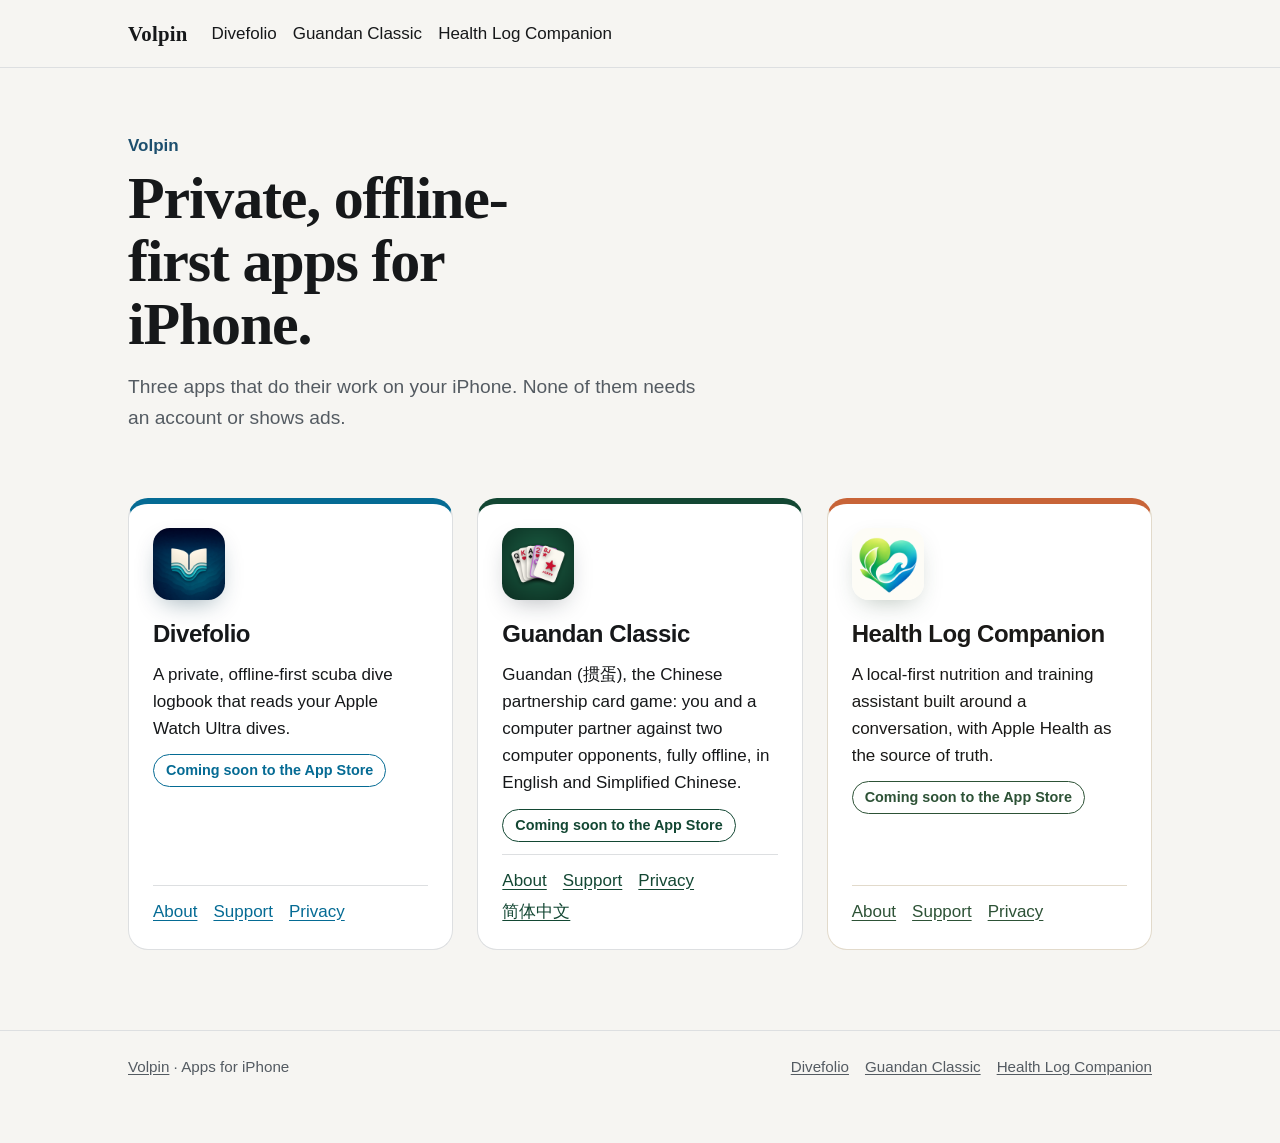
<file: index.html>
<!doctype html>
<html lang="en">
<head>
  <meta charset="utf-8">
  <meta name="viewport" content="width=device-width, initial-scale=1">
  <title>Volpin · Private, offline-first apps for iPhone</title>
  <meta name="description" content="Volpin makes private, offline-first apps for iPhone: Divefolio, Guandan Classic, and Health Log Companion.">
  <meta name="theme-color" content="#16181a">
  <link rel="canonical" href="https://daniel-volpin.github.io/">
  <link rel="stylesheet" href="/style.css">
</head>
<body class="">
  <a class="skip-link" href="#main">Skip to content</a>
  <header class="site-header">
    <div class="wrap">
      <a class="brand" href="/" lang="en">Volpin</a>
      <nav class="site-nav" aria-label="Site">
        <ul>
          <li><a href="/divefolio/">Divefolio</a></li>
          <li><a href="/guandan/">Guandan Classic</a></li>
          <li><a href="/health-companion/">Health Log Companion</a></li>
        </ul>
      </nav>
    </div>
  </header>

  <main id="main">
    <section class="hero home-hero" aria-labelledby="home-title">
      <div class="wrap">
        <p class="eyebrow">Volpin</p>
        <h1 id="home-title">Private, offline-first apps for iPhone.</h1>
        <p class="lede">Three apps that do their work on your iPhone. None of them needs an account or shows ads.</p>
      </div>
    </section>

    <div class="wrap">
      <ul class="apps" aria-label="Apps">
        <li class="app-card theme-divefolio">
          <img class="app-icon" src="/divefolio/icon.png" width="72" height="72" alt="">
          <h2><a href="/divefolio/">Divefolio</a></h2>
          <p>A private, offline-first scuba dive logbook that reads your Apple Watch Ultra dives.</p>
          <p class="status">Coming soon to the App Store</p>
          <ul class="card-links" aria-label="Divefolio">
            <li><a href="/divefolio/">About</a></li>
            <li><a href="/divefolio/support/">Support</a></li>
            <li><a href="/divefolio/privacy/">Privacy</a></li>
          </ul>
        </li>
        <li class="app-card theme-guandan">
          <img class="app-icon" src="/guandan/icon.png" width="72" height="72" alt="">
          <h2><a href="/guandan/">Guandan Classic</a></h2>
          <p>Guandan (<span lang="zh-Hans">掼蛋</span>), the Chinese partnership card game: you and a computer partner against two computer opponents, fully offline, in English and Simplified Chinese.</p>
          <p class="status">Coming soon to the App Store</p>
          <ul class="card-links" aria-label="Guandan Classic">
            <li><a href="/guandan/">About</a></li>
            <li><a href="/guandan/support/">Support</a></li>
            <li><a href="/guandan/privacy/">Privacy</a></li>
            <li><a href="/guandan/zh/support/" lang="zh-Hans" hreflang="zh-Hans">简体中文</a></li>
          </ul>
        </li>
        <li class="app-card theme-health">
          <img class="app-icon" src="/health-companion/icon.png" width="72" height="72" alt="">
          <h2><a href="/health-companion/">Health Log Companion</a></h2>
          <p>A local-first nutrition and training assistant built around a conversation, with Apple Health as the source of truth.</p>
          <p class="status">Coming soon to the App Store</p>
          <ul class="card-links" aria-label="Health Log Companion">
            <li><a href="/health-companion/">About</a></li>
            <li><a href="/health-companion/support/">Support</a></li>
            <li><a href="/health-companion/privacy/">Privacy</a></li>
          </ul>
        </li>
      </ul>
    </div>
  </main>

  <footer class="site-footer">
    <div class="wrap">
      <p><a href="/" lang="en">Volpin</a> · Apps for iPhone</p>
      <nav aria-label="Footer">
        <ul>
          <li><a href="/divefolio/">Divefolio</a></li>
          <li><a href="/guandan/">Guandan Classic</a></li>
          <li><a href="/health-companion/">Health Log Companion</a></li>
        </ul>
      </nav>
    </div>
  </footer>
</body>
</html>
</file>
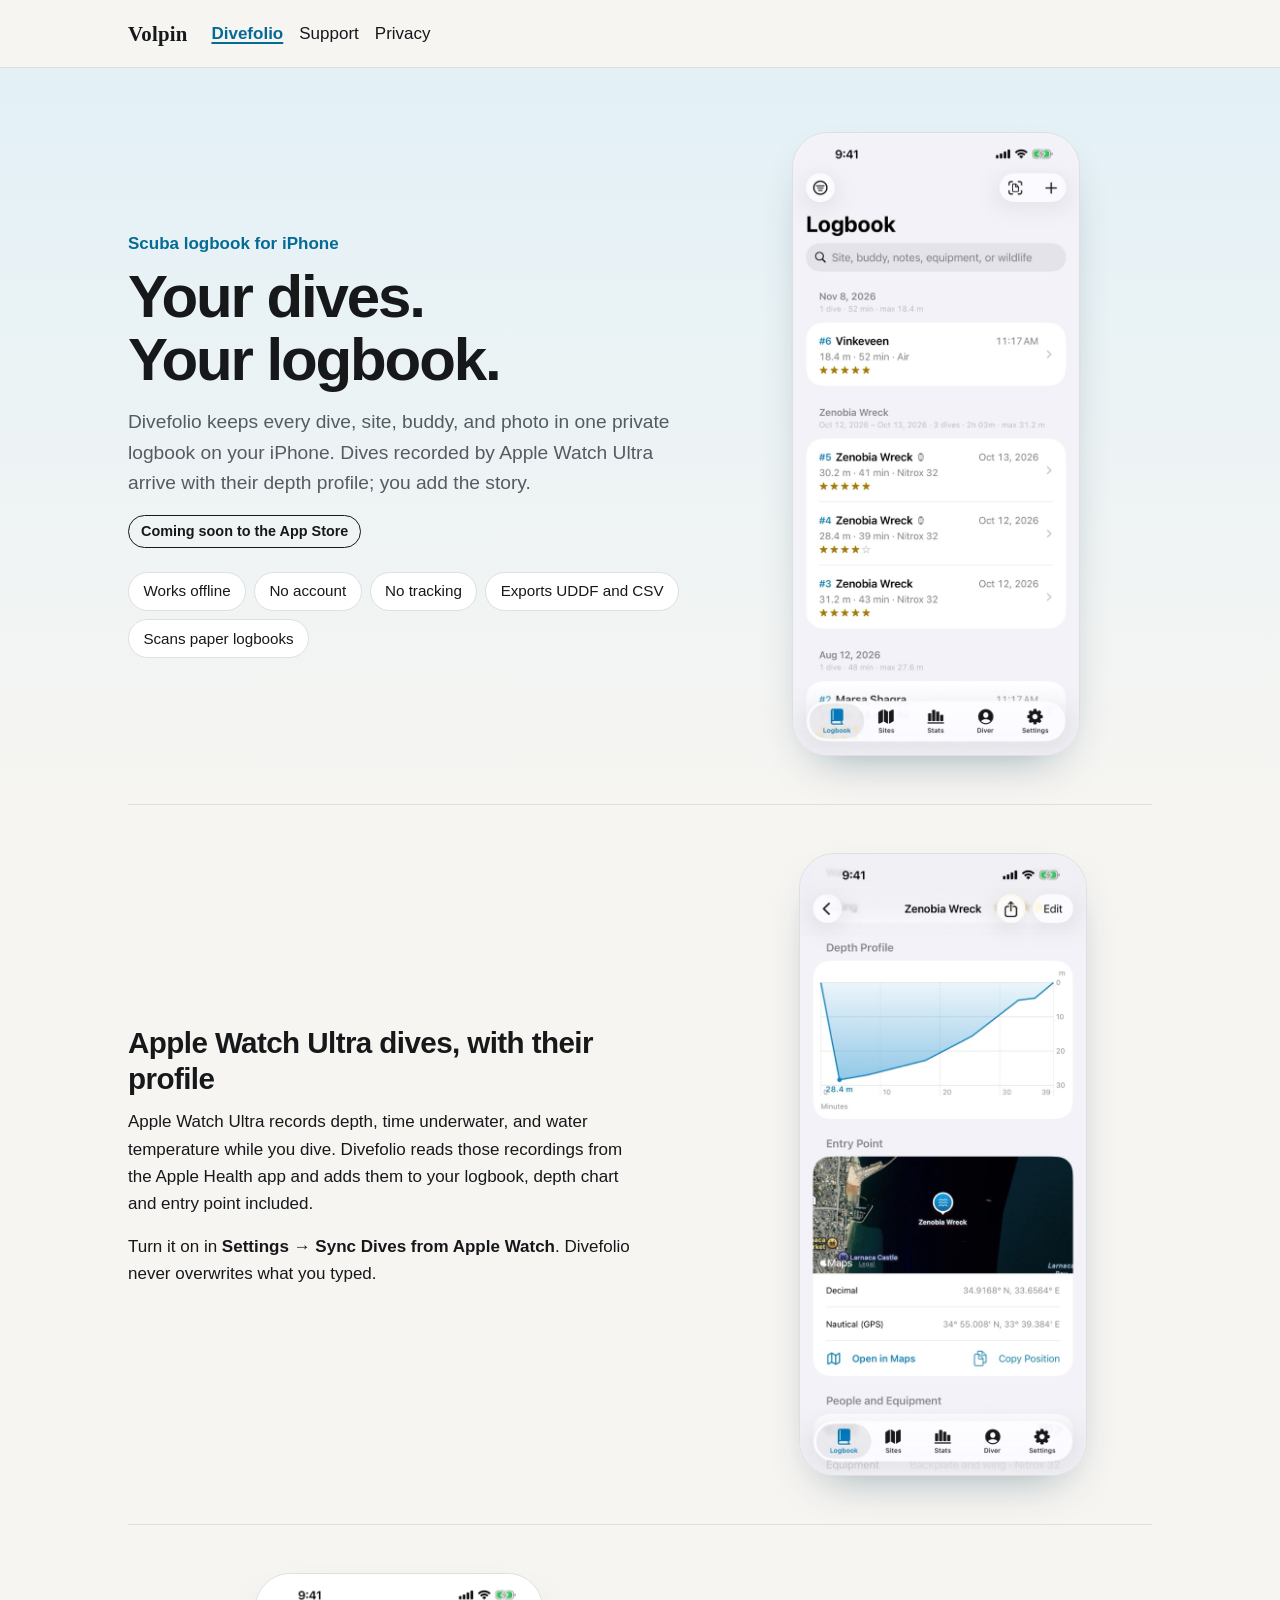
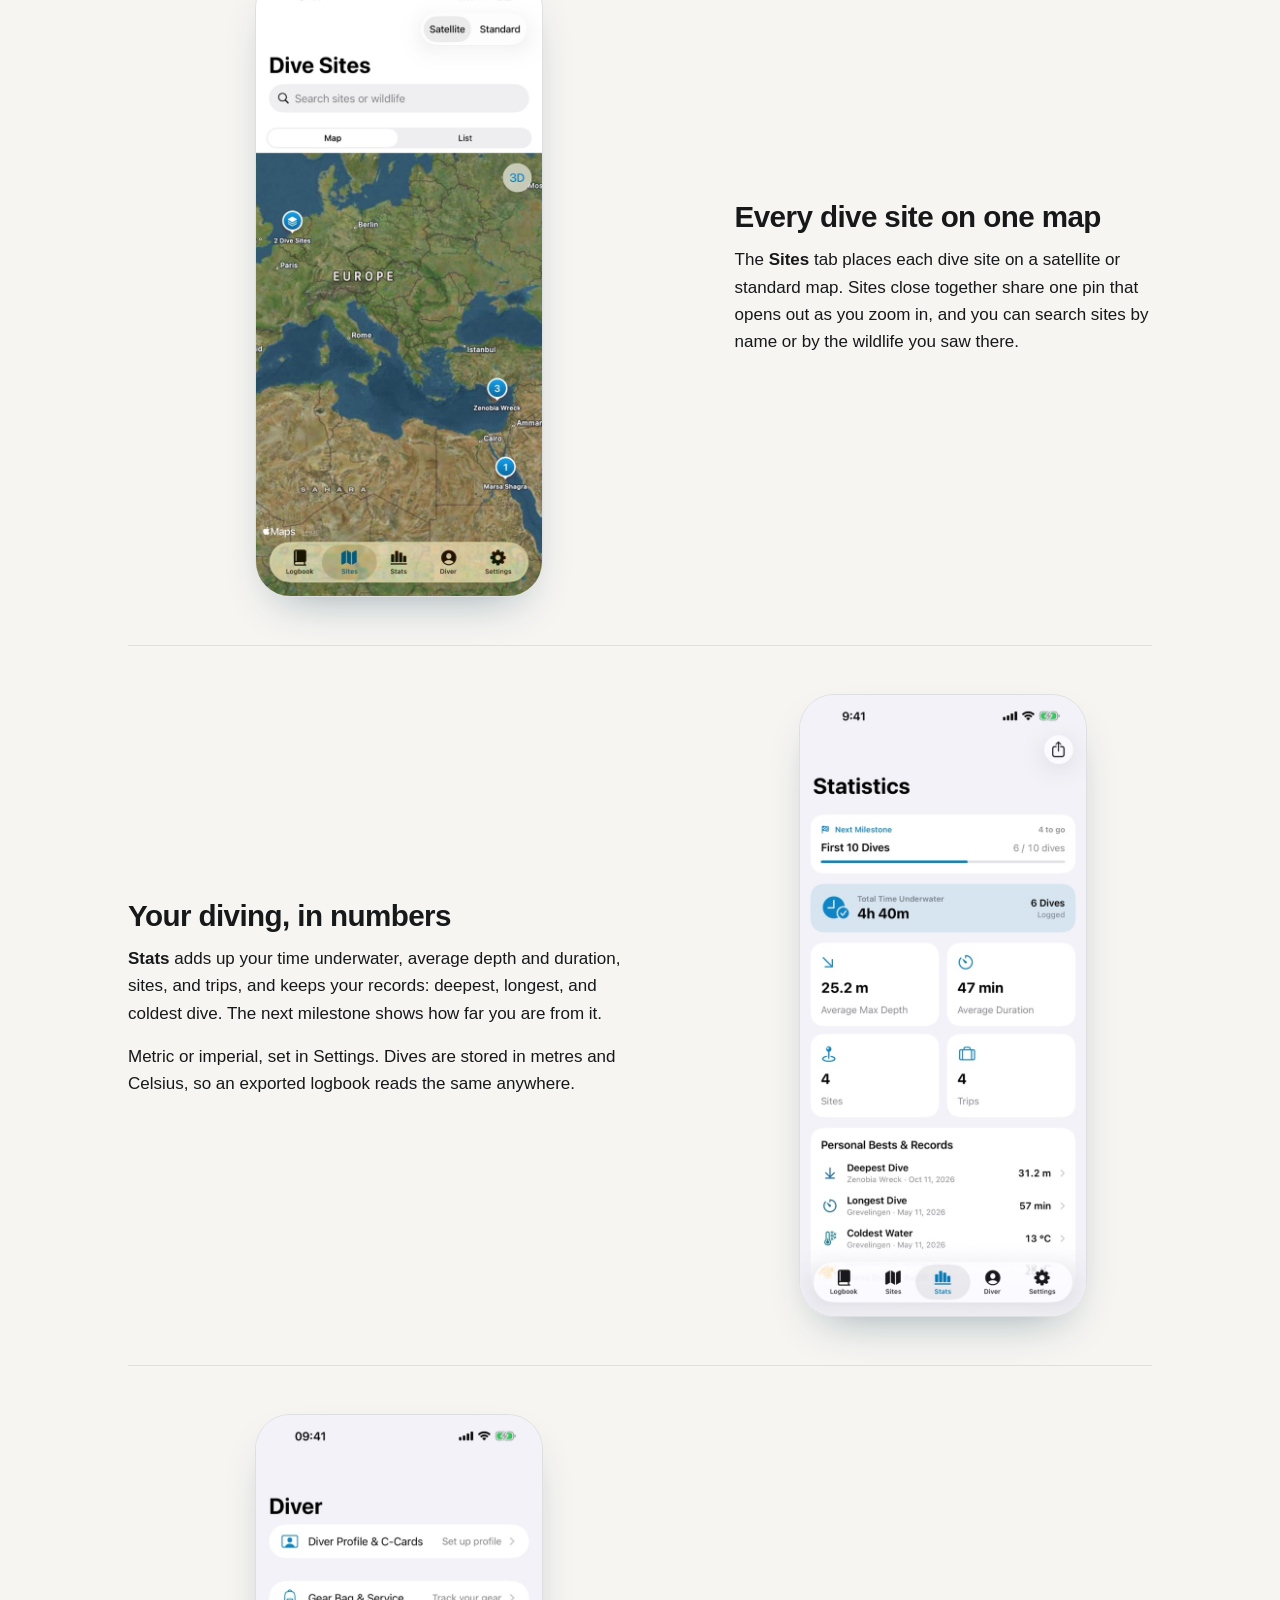
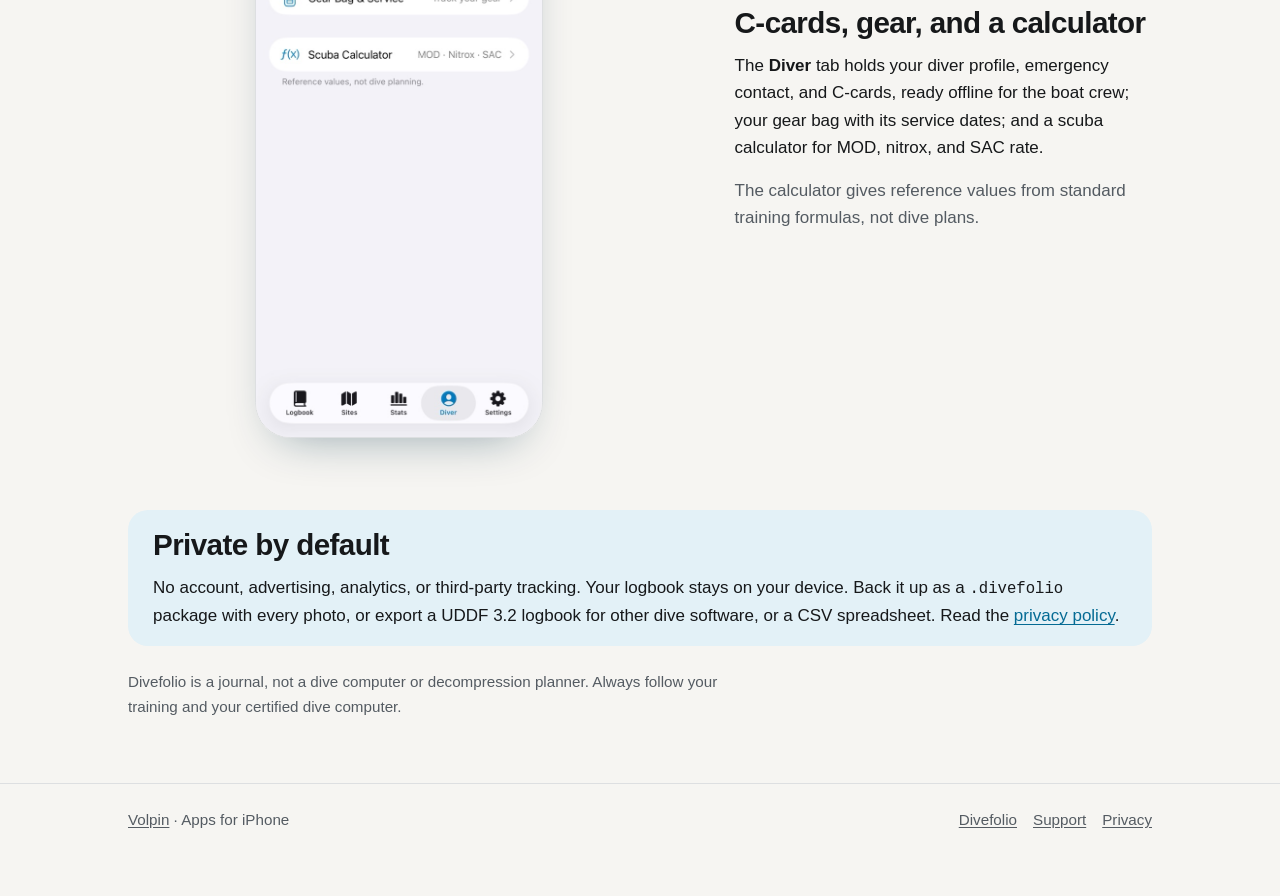
<file: divefolio/index.html>
<!doctype html>
<html lang="en">
<head>
  <meta charset="utf-8">
  <meta name="viewport" content="width=device-width, initial-scale=1">
  <title>Divefolio · Your dives. Your logbook.</title>
  <meta name="description" content="Divefolio is a private, offline-first scuba dive logbook for iPhone that reads your Apple Watch Ultra dives.">
  <meta name="theme-color" content="#056b94">
  <link rel="canonical" href="https://daniel-volpin.github.io/divefolio/">
  <link rel="icon" href="/divefolio/icon.png">
  <link rel="apple-touch-icon" href="/divefolio/icon.png">
  <link rel="stylesheet" href="/style.css">
</head>
<body class="theme-divefolio">
  <a class="skip-link" href="#main">Skip to content</a>
  <header class="site-header">
    <div class="wrap">
      <a class="brand" href="/" lang="en">Volpin</a>
      <nav class="site-nav" aria-label="Site">
        <ul>
          <li><a href="/divefolio/" class="app-name" aria-current="page">Divefolio</a></li>
          <li><a href="/divefolio/support/">Support</a></li>
          <li><a href="/divefolio/privacy/">Privacy</a></li>
        </ul>
      </nav>
    </div>
  </header>

  <main id="main">
    <section class="hero" aria-labelledby="dive-title">
      <div class="wrap">
        <div>
          <p class="eyebrow">Scuba logbook for iPhone</p>
          <h1 id="dive-title">Your dives.<br>Your logbook.</h1>
          <p class="lede">
            Divefolio keeps every dive, site, buddy, and photo in one private
            logbook on your iPhone. Dives recorded by Apple Watch Ultra arrive
            with their depth profile; you add the story.
          </p>
          <p class="status">Coming soon to the App Store</p>
          <ul class="facts">
            <li>Works offline</li>
            <li>No account</li>
            <li>No tracking</li>
            <li>Exports UDDF and CSV</li>
            <li>Scans paper logbooks</li>
          </ul>
        </div>
        <figure class="phone">
          <img src="/divefolio/screenshots/logbook.jpg" width="589" height="1280"
            alt="The Divefolio logbook: dives grouped by date and dive site, each with depth, time, gas, and a star rating.">
        </figure>
      </div>
    </section>

    <div class="wrap">
      <section class="feature">
        <div>
          <h2>Apple Watch Ultra dives, with their profile</h2>
          <p>
            Apple Watch Ultra records depth, time underwater, and water
            temperature while you dive. Divefolio reads those recordings from
            the Apple Health app and adds them to your logbook, depth chart
            and entry point included.
          </p>
          <p>
            Turn it on in <strong>Settings → Sync Dives from Apple Watch</strong>.
            Divefolio never overwrites what you typed.
          </p>
        </div>
        <figure class="phone">
          <img src="/divefolio/screenshots/depth-profile.jpg" width="589" height="1280" loading="lazy"
            alt="A dive at Zenobia Wreck with its entry point on a map and a depth profile chart to 31 metres.">
        </figure>
      </section>

      <section class="feature">
        <div>
          <h2>Every dive site on one map</h2>
          <p>
            The <strong>Sites</strong> tab places each dive site on a satellite
            or standard map. Sites close together share one pin that opens
            out as you zoom in, and you can search sites by name or by the
            wildlife you saw there.
          </p>
        </div>
        <figure class="phone">
          <img src="/divefolio/screenshots/sites-map.jpg" width="589" height="1280" loading="lazy"
            alt="A satellite map of Europe and the Middle East with pins for the Netherlands, Zenobia Wreck, and Marsa Shagra.">
        </figure>
      </section>

      <section class="feature">
        <div>
          <h2>Your diving, in numbers</h2>
          <p>
            <strong>Stats</strong> adds up your time underwater, average
            depth and duration, sites, and trips, and keeps your records:
            deepest, longest, and coldest dive. The next milestone shows how
            far you are from it.
          </p>
          <p>
            Metric or imperial, set in Settings. Dives are stored in metres
            and Celsius, so an exported logbook reads the same anywhere.
          </p>
        </div>
        <figure class="phone">
          <img src="/divefolio/screenshots/statistics.jpg" width="589" height="1280" loading="lazy"
            alt="The statistics screen: a milestone, 4 hours 40 minutes underwater, averages, and personal records.">
        </figure>
      </section>

      <section class="feature">
        <div>
          <h2>C-cards, gear, and a calculator</h2>
          <p>
            The <strong>Diver</strong> tab holds your diver profile, emergency
            contact, and C-cards, ready offline for the boat crew; your gear
            bag with its service dates; and a scuba calculator for MOD,
            nitrox, and SAC rate.
          </p>
          <p class="note">
            The calculator gives reference values from standard training
            formulas, not dive plans.
          </p>
        </div>
        <figure class="phone">
          <img src="/divefolio/screenshots/diver.jpg" width="589" height="1280" loading="lazy"
            alt="The Diver tab with Diver Profile and C-Cards, Gear Bag and Service, and Scuba Calculator.">
        </figure>
      </section>

      <section class="panel tint">
        <h2>Private by default</h2>
        <p>
          No account, advertising, analytics, or third-party tracking. Your
          logbook stays on your device. Back it up as a
          <code>.divefolio</code> package with every photo, or export a UDDF
          3.2 logbook for other dive software, or a CSV spreadsheet.
          Read the <a href="/divefolio/privacy/">privacy policy</a>.
        </p>
      </section>

      <p class="safety">
        Divefolio is a journal, not a dive computer or decompression planner.
        Always follow your training and your certified dive computer.
      </p>
    </div>
  </main>

  <footer class="site-footer">
    <div class="wrap">
      <p><a href="/" lang="en">Volpin</a> · Apps for iPhone</p>
      <nav aria-label="Footer">
        <ul>
          <li><a href="/divefolio/" class="app-name">Divefolio</a></li>
          <li><a href="/divefolio/support/">Support</a></li>
          <li><a href="/divefolio/privacy/">Privacy</a></li>
        </ul>
      </nav>
    </div>
  </footer>
</body>
</html>
</file>
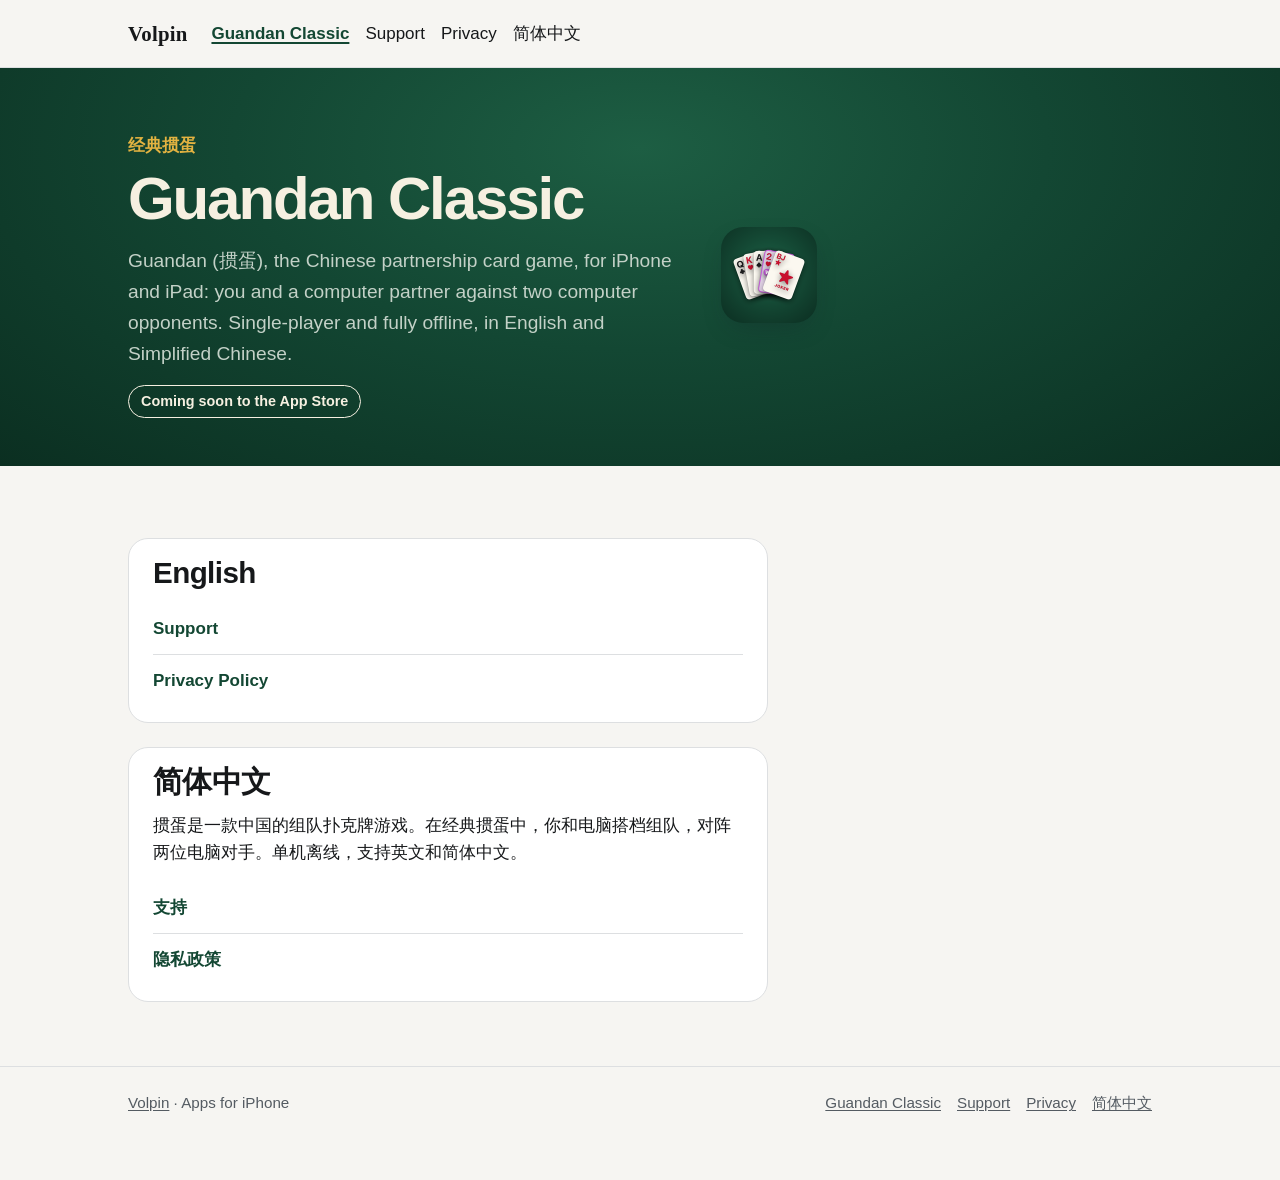
<file: guandan/index.html>
<!doctype html>
<html lang="en">
<head>
  <meta charset="utf-8">
  <meta name="viewport" content="width=device-width, initial-scale=1">
  <title>Guandan Classic</title>
  <meta name="description" content="Guandan Classic: the Chinese partnership card game Guandan (掼蛋) for iPhone and iPad, fully offline.">
  <meta name="theme-color" content="#134733">
  <link rel="canonical" href="https://daniel-volpin.github.io/guandan/">
  <link rel="icon" href="/guandan/icon.png">
  <link rel="apple-touch-icon" href="/guandan/icon.png">
  <link rel="stylesheet" href="/style.css">
</head>
<body class="theme-guandan">
  <a class="skip-link" href="#main">Skip to content</a>
  <header class="site-header">
    <div class="wrap">
      <a class="brand" href="/" lang="en">Volpin</a>
      <nav class="site-nav" aria-label="Site">
        <ul>
          <li><a href="/guandan/" class="app-name" aria-current="page">Guandan Classic</a></li>
          <li><a href="/guandan/support/">Support</a></li>
          <li><a href="/guandan/privacy/">Privacy</a></li>
          <li><a href="#zh"><span lang="zh-Hans">简体中文</span></a></li>
        </ul>
      </nav>
    </div>
  </header>

  <main id="main">
    <section class="hero" aria-labelledby="guandan-title">
      <div class="wrap">
        <div>
          <p class="eyebrow" lang="zh-Hans">经典掼蛋</p>
          <h1 id="guandan-title">Guandan Classic</h1>
          <p class="lede">Guandan (<span lang="zh-Hans">掼蛋</span>), the Chinese partnership card game, for iPhone and iPad: you and a computer partner against two computer opponents. Single-player and fully offline, in English and Simplified Chinese.</p>
          <p class="status">Coming soon to the App Store</p>
        </div>
        <img class="app-icon" src="/guandan/icon.png" width="96" height="96" alt="The Guandan Classic app icon.">
      </div>
    </section>

    <div class="wrap doc">
      <section class="panel" aria-labelledby="guandan-en">
        <h2 id="guandan-en">English</h2>
        <ul class="links">
          <li><a href="/guandan/support/">Support</a></li>
          <li><a href="/guandan/privacy/">Privacy Policy</a></li>
        </ul>
      </section>

      <section class="panel" id="zh" lang="zh-Hans" aria-labelledby="guandan-zh">
        <h2 id="guandan-zh">简体中文</h2>
        <p>掼蛋是一款中国的组队扑克牌游戏。在经典掼蛋中，你和电脑搭档组队，对阵两位电脑对手。单机离线，支持英文和简体中文。</p>
        <ul class="links">
          <li><a href="/guandan/zh/support/" hreflang="zh-Hans">支持</a></li>
          <li><a href="/guandan/zh/privacy/" hreflang="zh-Hans">隐私政策</a></li>
        </ul>
      </section>
    </div>
  </main>

  <footer class="site-footer">
    <div class="wrap">
      <p><a href="/" lang="en">Volpin</a> · Apps for iPhone</p>
      <nav aria-label="Footer">
        <ul>
          <li><a href="/guandan/" class="app-name">Guandan Classic</a></li>
          <li><a href="/guandan/support/">Support</a></li>
          <li><a href="/guandan/privacy/">Privacy</a></li>
          <li><a href="#zh"><span lang="zh-Hans">简体中文</span></a></li>
        </ul>
      </nav>
    </div>
  </footer>
</body>
</html>
</file>
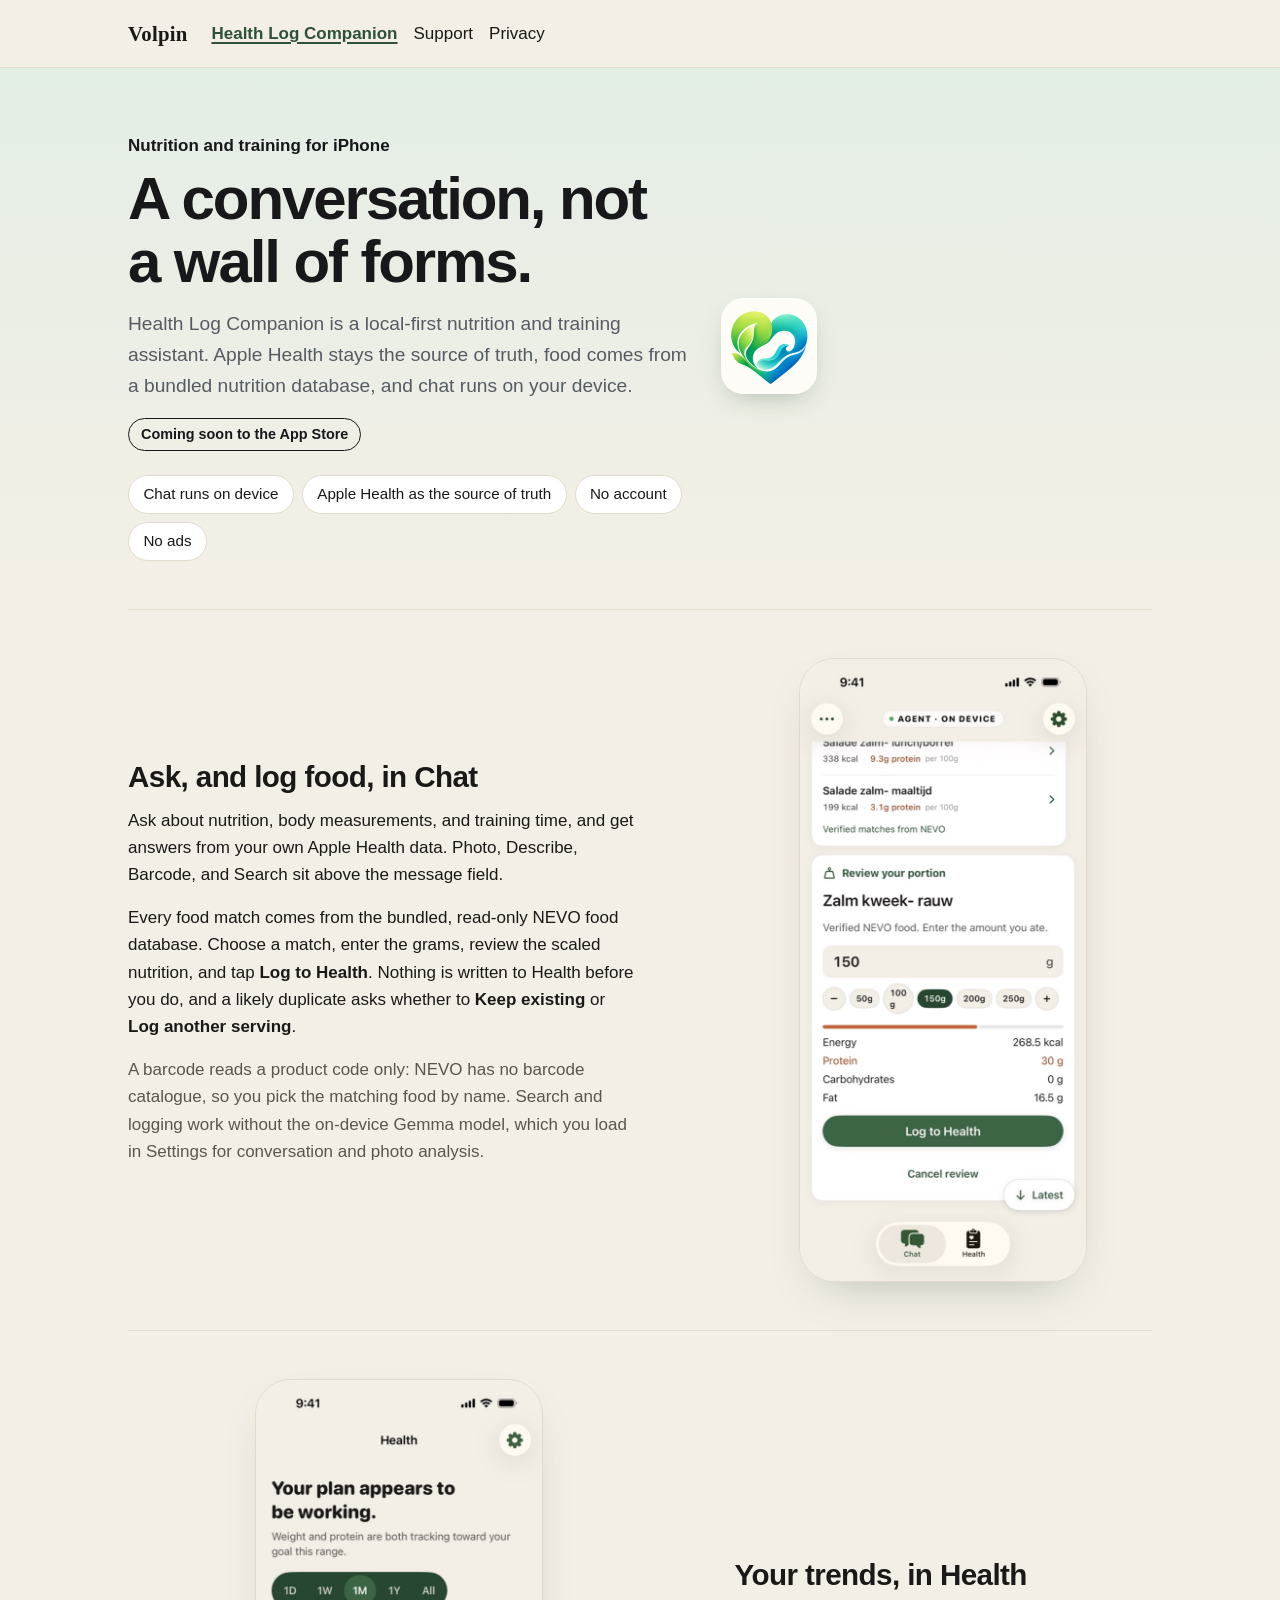
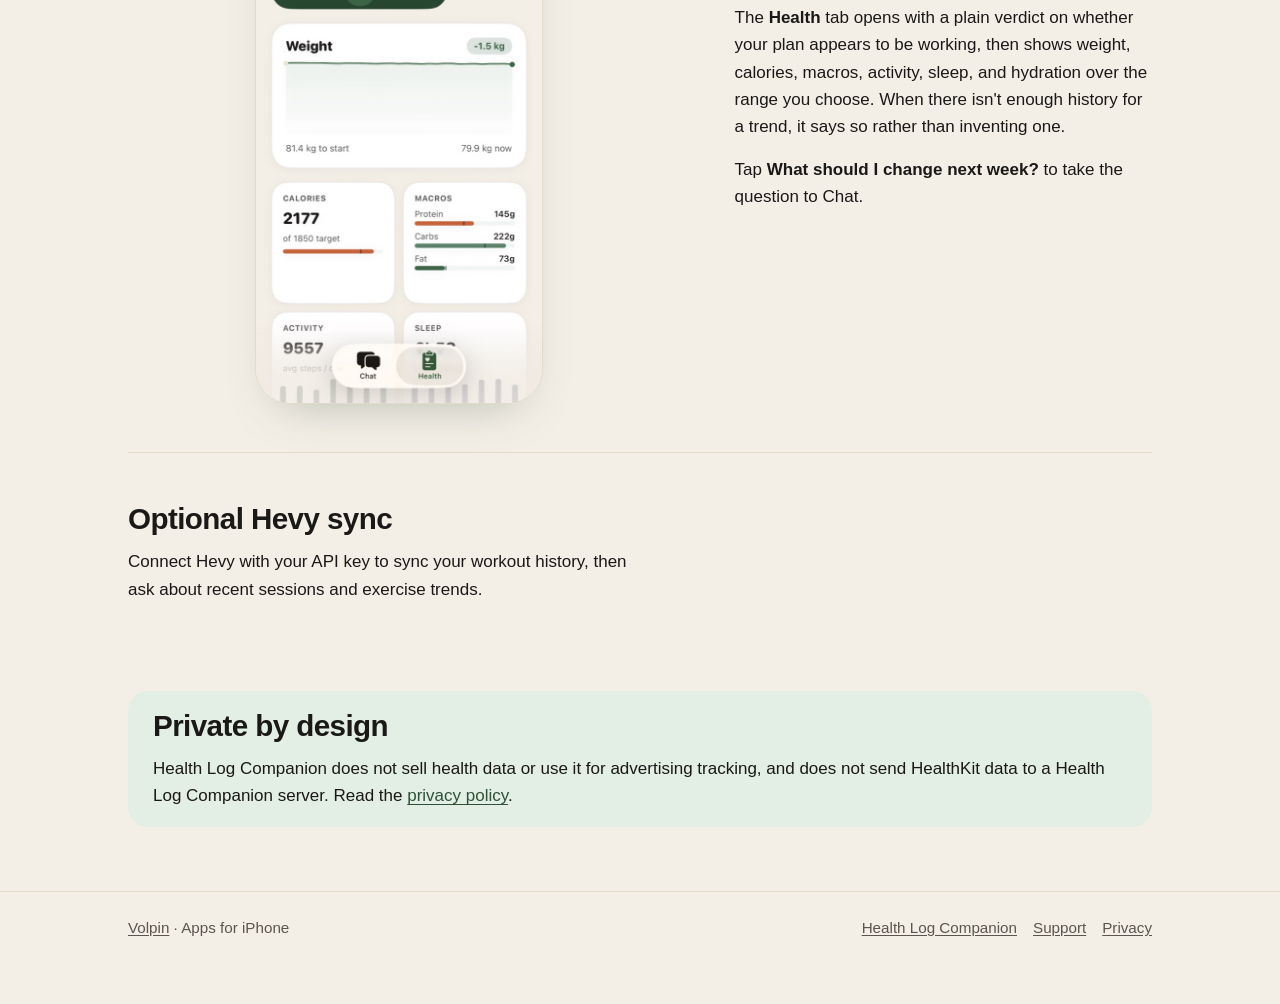
<file: health-companion/index.html>
<!doctype html>
<html lang="en">
<head>
  <meta charset="utf-8">
  <meta name="viewport" content="width=device-width, initial-scale=1">
  <title>Health Log Companion · Nutrition and training, in a conversation</title>
  <meta name="description" content="Health Log Companion is a local-first nutrition and training assistant for iPhone, with Apple Health as the source of truth.">
  <meta name="theme-color" content="#cf6e26">
  <link rel="canonical" href="https://daniel-volpin.github.io/health-companion/">
  <link rel="icon" href="/health-companion/icon.png">
  <link rel="apple-touch-icon" href="/health-companion/icon.png">
  <link rel="stylesheet" href="/style.css">
</head>
<body class="theme-health">
  <a class="skip-link" href="#main">Skip to content</a>
  <header class="site-header">
    <div class="wrap">
      <a class="brand" href="/" lang="en">Volpin</a>
      <nav class="site-nav" aria-label="Site">
        <ul>
          <li><a href="/health-companion/" class="app-name" aria-current="page">Health Log Companion</a></li>
          <li><a href="/health-companion/support/">Support</a></li>
          <li><a href="/health-companion/privacy/">Privacy</a></li>
        </ul>
      </nav>
    </div>
  </header>

  <main id="main">
    <section class="hero" aria-labelledby="hc-title">
      <div class="wrap">
        <div>
          <p class="eyebrow">Nutrition and training for iPhone</p>
          <h1 id="hc-title">A conversation, not a wall of forms.</h1>
          <p class="lede">
            Health Log Companion is a local-first nutrition and training assistant.
            Apple Health stays the source of truth, food comes from a bundled
            nutrition database, and chat runs on your device.
          </p>
          <p class="status">Coming soon to the App Store</p>
          <ul class="facts">
            <li>Chat runs on device</li>
            <li>Apple Health as the source of truth</li>
            <li>No account</li>
            <li>No ads</li>
          </ul>
        </div>
        <img class="app-icon" src="/health-companion/icon.png" width="96" height="96" alt="The Health Log Companion app icon.">
      </div>
    </section>

    <div class="wrap">
      <section class="feature">
        <div>
          <h2>Ask, and log food, in Chat</h2>
          <p>
            Ask about nutrition, body measurements, and training time, and get
            answers from your own Apple Health data. Photo, Describe, Barcode,
            and Search sit above the message field.
          </p>
          <p>
            Every food match comes from the bundled, read-only NEVO food
            database. Choose a match, enter the grams, review the scaled
            nutrition, and tap <strong>Log to Health</strong>. Nothing is
            written to Health before you do, and a likely duplicate asks
            whether to <strong>Keep existing</strong> or
            <strong>Log another serving</strong>.
          </p>
          <p class="note">
            A barcode reads a product code only: NEVO has no barcode
            catalogue, so you pick the matching food by name. Search and
            logging work without the on-device Gemma model, which you load in
            Settings for conversation and photo analysis.
          </p>
        </div>
        <figure class="phone">
          <img src="/health-companion/screenshots/chat.jpg" width="588" height="1280" loading="lazy"
            alt="The Chat tab reviewing a portion: verified NEVO matches, a gram amount with quick picks, the scaled energy, protein, carbohydrates, and fat, and a Log to Health button.">
        </figure>
      </section>

      <section class="feature">
        <div>
          <h2>Your trends, in Health</h2>
          <p>
            The <strong>Health</strong> tab opens with a plain verdict on
            whether your plan appears to be working, then shows weight,
            calories, macros, activity, sleep, and hydration over the range
            you choose. When there isn't enough history for a trend, it says
            so rather than inventing one.
          </p>
          <p>
            Tap <strong>What should I change next week?</strong> to take the
            question to Chat.
          </p>
        </div>
        <figure class="phone">
          <img src="/health-companion/screenshots/health.jpg" width="588" height="1280" loading="lazy"
            alt="The Health tab: “Your plan appears to be working.”, a range picker set to one month, a weight trend, and calorie, macro, activity, and sleep cards. The figures are sample data.">
        </figure>
      </section>

      <section class="feature">
        <div>
          <h2>Optional Hevy sync</h2>
          <p>
            Connect Hevy with your API key to sync your workout history, then
            ask about recent sessions and exercise trends.
          </p>
        </div>
      </section>

      <section class="panel tint">
        <h2>Private by design</h2>
        <p>
          Health Log Companion does not sell health data or use it for advertising
          tracking, and does not send HealthKit data to a Health Log Companion
          server. Read the <a href="/health-companion/privacy/">privacy policy</a>.
        </p>
      </section>
    </div>
  </main>

  <footer class="site-footer">
    <div class="wrap">
      <p><a href="/" lang="en">Volpin</a> · Apps for iPhone</p>
      <nav aria-label="Footer">
        <ul>
          <li><a href="/health-companion/" class="app-name">Health Log Companion</a></li>
          <li><a href="/health-companion/support/">Support</a></li>
          <li><a href="/health-companion/privacy/">Privacy</a></li>
        </ul>
      </nav>
    </div>
  </footer>
</body>
</html>
</file>
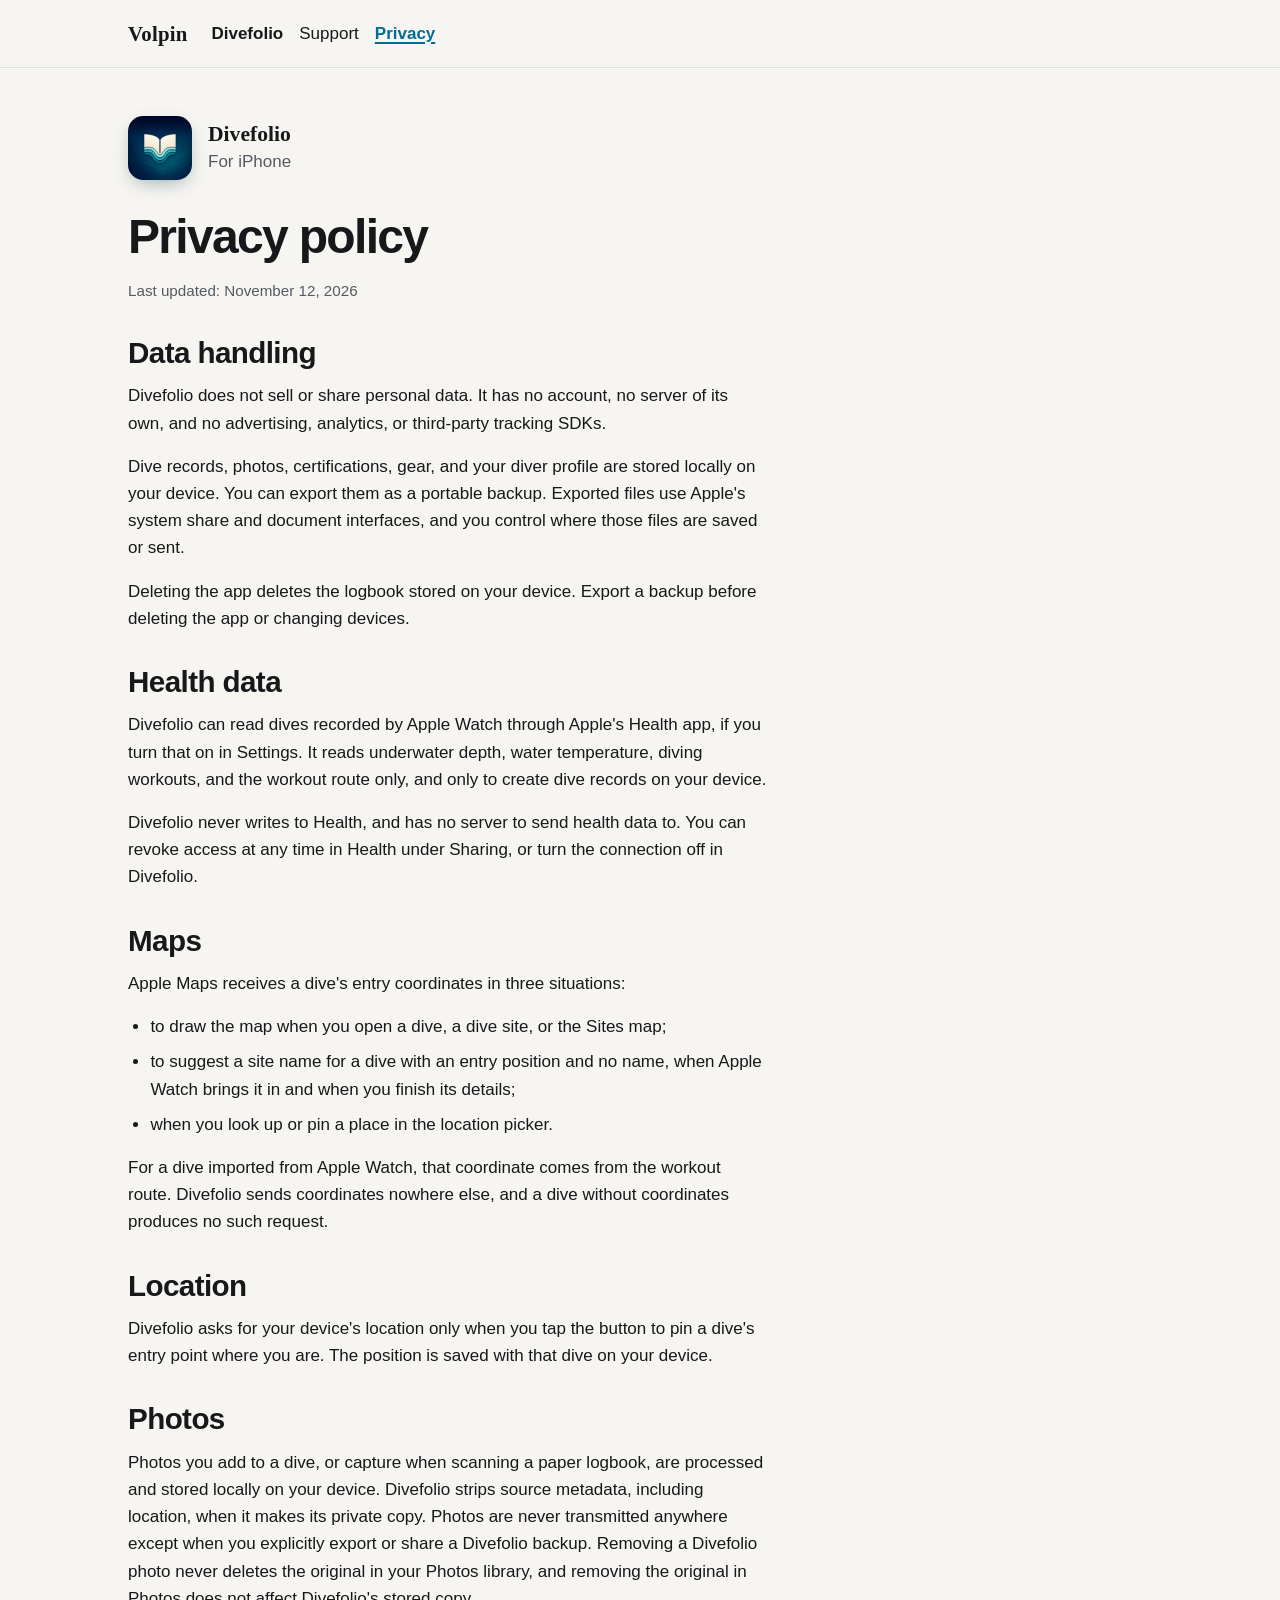
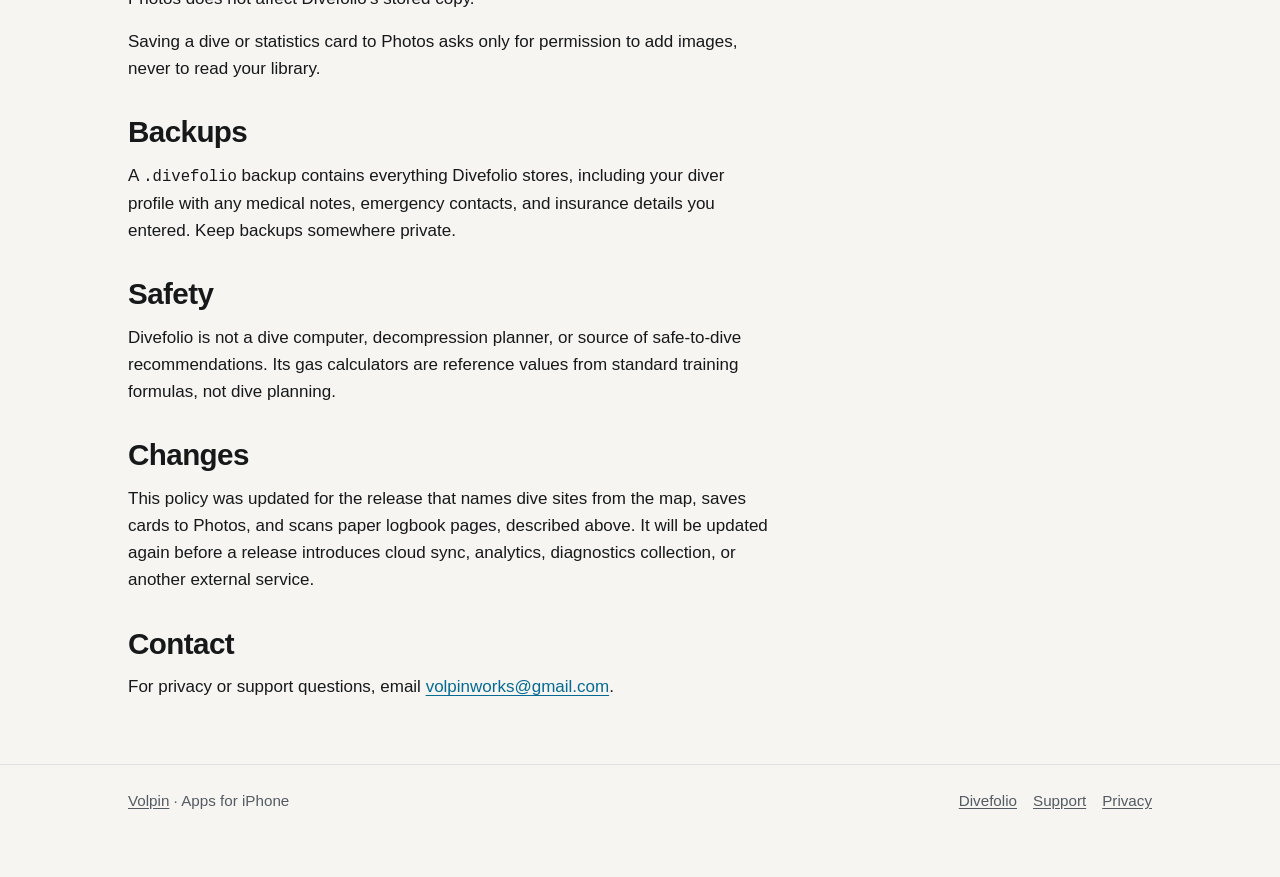
<file: divefolio/privacy/index.html>
<!doctype html>
<html lang="en">
<head>
  <meta charset="utf-8">
  <meta name="viewport" content="width=device-width, initial-scale=1">
  <title>Privacy · Divefolio</title>
  <meta name="description" content="Divefolio privacy policy.">
  <meta name="theme-color" content="#056b94">
  <link rel="canonical" href="https://daniel-volpin.github.io/divefolio/privacy/">
  <link rel="icon" href="/divefolio/icon.png">
  <link rel="apple-touch-icon" href="/divefolio/icon.png">
  <link rel="stylesheet" href="/style.css">
</head>
<body class="theme-divefolio">
  <a class="skip-link" href="#main">Skip to content</a>
  <header class="site-header">
    <div class="wrap">
      <a class="brand" href="/" lang="en">Volpin</a>
      <nav class="site-nav" aria-label="Site">
        <ul>
          <li><a href="/divefolio/" class="app-name">Divefolio</a></li>
          <li><a href="/divefolio/support/">Support</a></li>
          <li><a href="/divefolio/privacy/" aria-current="page">Privacy</a></li>
        </ul>
      </nav>
    </div>
  </header>

  <main id="main" class="wrap doc">
      <div class="masthead">
        <img src="/divefolio/icon.png" width="64" height="64" alt="">
        <div>
          <p class="name">Divefolio</p>
          <p class="subtitle">For iPhone</p>
        </div>
      </div>

      <h1>Privacy policy</h1>
      <p class="date">Last updated: November 12, 2026</p>

      <h2>Data handling</h2>
      <p>
        Divefolio does not sell or share personal data. It has no account, no
        server of its own, and no advertising, analytics, or third-party
        tracking SDKs.
      </p>
      <p>
        Dive records, photos, certifications, gear, and your diver profile are
        stored locally on your device. You can export them as a portable
        backup. Exported files use Apple's system share and document
        interfaces, and you control where those files are saved or sent.
      </p>
      <p>
        Deleting the app deletes the logbook stored on your device. Export a
        backup before deleting the app or changing devices.
      </p>

      <h2>Health data</h2>
      <p>
        Divefolio can read dives recorded by Apple Watch through Apple's Health
        app, if you turn that on in Settings. It reads underwater depth, water
        temperature, diving workouts, and the workout route only, and only to
        create dive records on your device.
      </p>
      <p>
        Divefolio never writes to Health, and has no server to send health data
        to. You can revoke access at any time in Health under Sharing, or turn
        the connection off in Divefolio.
      </p>

      <h2>Maps</h2>
      <p>Apple Maps receives a dive's entry coordinates in three situations:</p>
      <ul>
        <li>
          to draw the map when you open a dive, a dive site, or the Sites map;
        </li>
        <li>
          to suggest a site name for a dive with an entry position and no name,
          when Apple Watch brings it in and when you finish its details;
        </li>
        <li>when you look up or pin a place in the location picker.</li>
      </ul>
      <p>
        For a dive imported from Apple Watch, that coordinate comes from the
        workout route. Divefolio sends coordinates nowhere else, and a dive
        without coordinates produces no such request.
      </p>

      <h2>Location</h2>
      <p>
        Divefolio asks for your device's location only when you tap the button
        to pin a dive's entry point where you are. The position is saved with
        that dive on your device.
      </p>

      <h2>Photos</h2>
      <p>
        Photos you add to a dive, or capture when scanning a paper logbook, are
        processed and stored locally on your device. Divefolio strips source
        metadata, including location, when it makes its private copy. Photos
        are never transmitted anywhere except when you explicitly export or
        share a Divefolio backup. Removing a Divefolio photo never deletes the
        original in your Photos library, and removing the original in Photos
        does not affect Divefolio's stored copy.
      </p>
      <p>
        Saving a dive or statistics card to Photos asks only for permission to
        add images, never to read your library.
      </p>

      <h2>Backups</h2>
      <p>
        A <code>.divefolio</code> backup contains everything Divefolio stores,
        including your diver profile with any medical notes, emergency
        contacts, and insurance details you entered. Keep backups somewhere
        private.
      </p>

      <h2>Safety</h2>
      <p>
        Divefolio is not a dive computer, decompression planner, or source of
        safe-to-dive recommendations. Its gas calculators are reference values
        from standard training formulas, not dive planning.
      </p>

      <h2>Changes</h2>
      <p>
        This policy was updated for the release that names dive sites from the
        map, saves cards to Photos, and scans paper logbook pages, described
        above. It will be updated again before a release introduces cloud sync,
        analytics, diagnostics collection, or another external service.
      </p>

      <h2>Contact</h2>
      <p>
        For privacy or support questions, email
        <a href="mailto:volpinworks@gmail.com">volpinworks@gmail.com</a>.
      </p>
  </main>

  <footer class="site-footer">
    <div class="wrap">
      <p><a href="/" lang="en">Volpin</a> · Apps for iPhone</p>
      <nav aria-label="Footer">
        <ul>
          <li><a href="/divefolio/" class="app-name">Divefolio</a></li>
          <li><a href="/divefolio/support/">Support</a></li>
          <li><a href="/divefolio/privacy/">Privacy</a></li>
        </ul>
      </nav>
    </div>
  </footer>
</body>
</html>
</file>
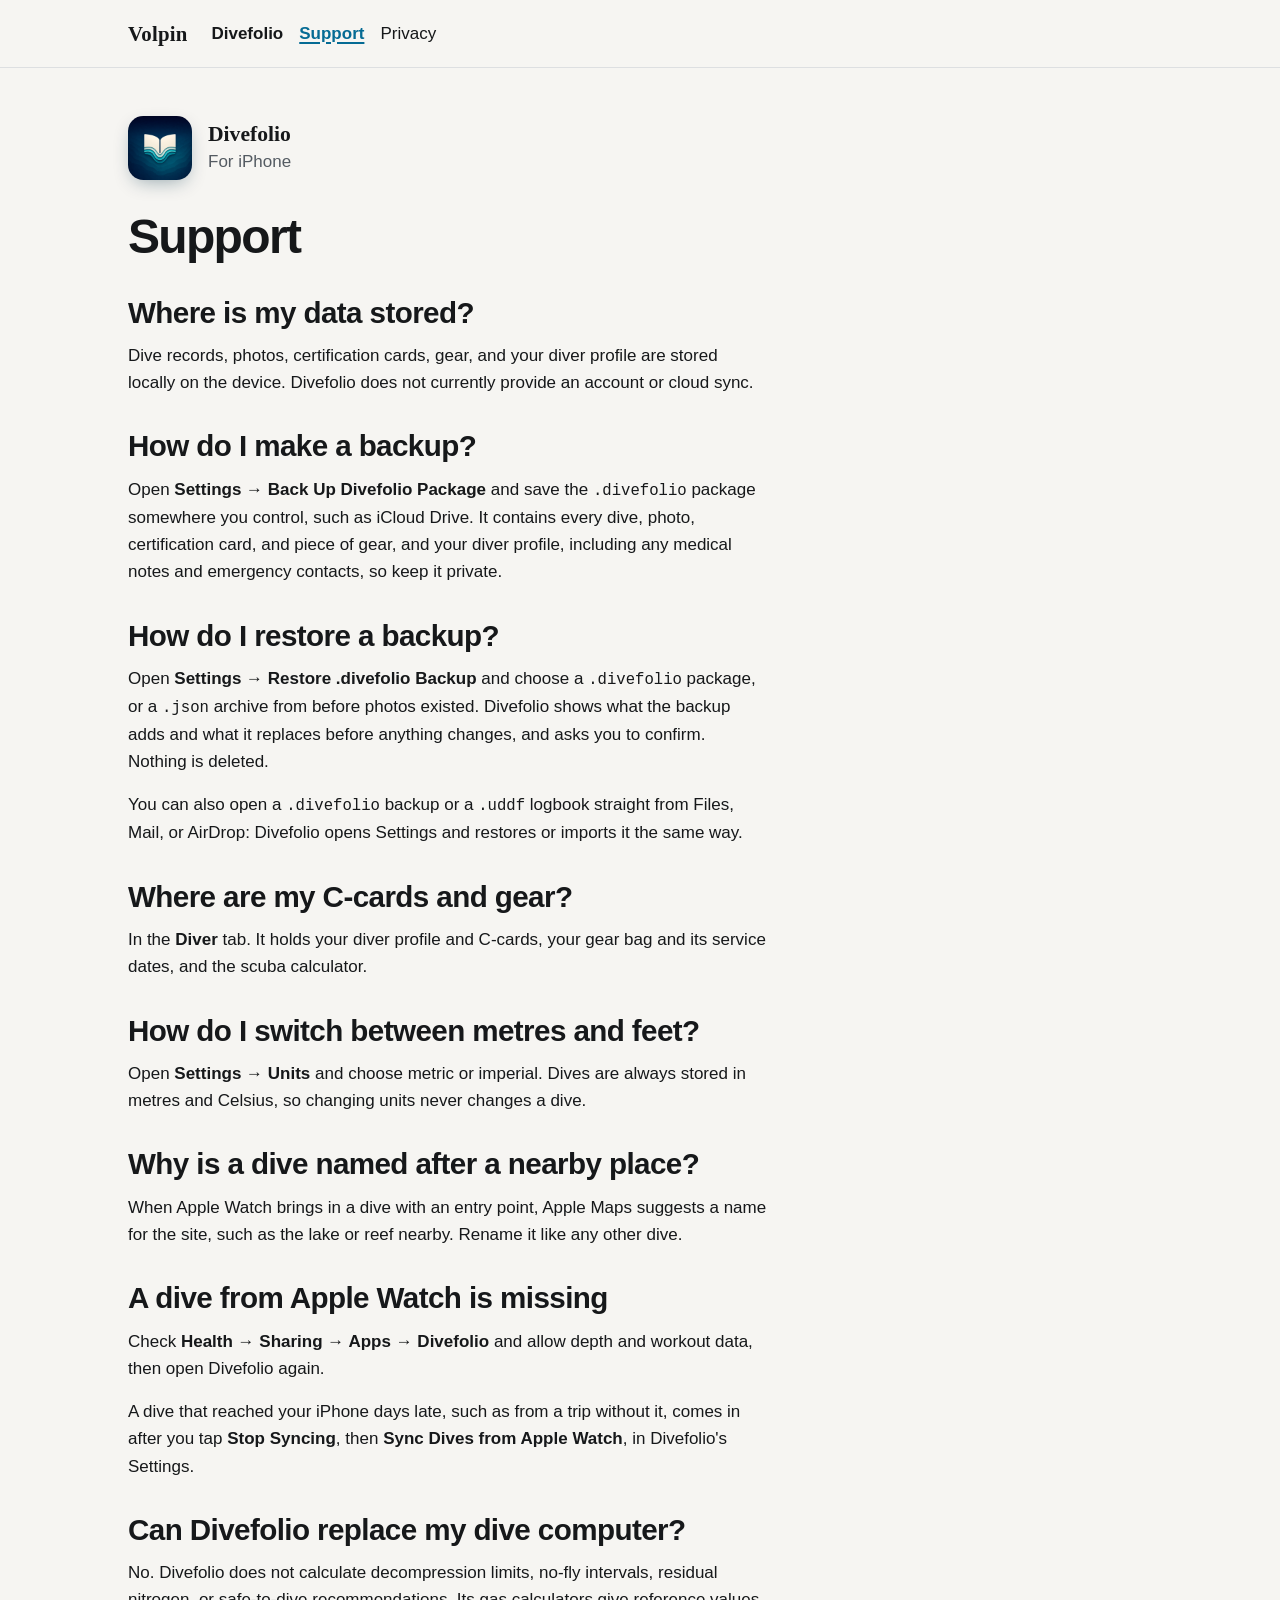
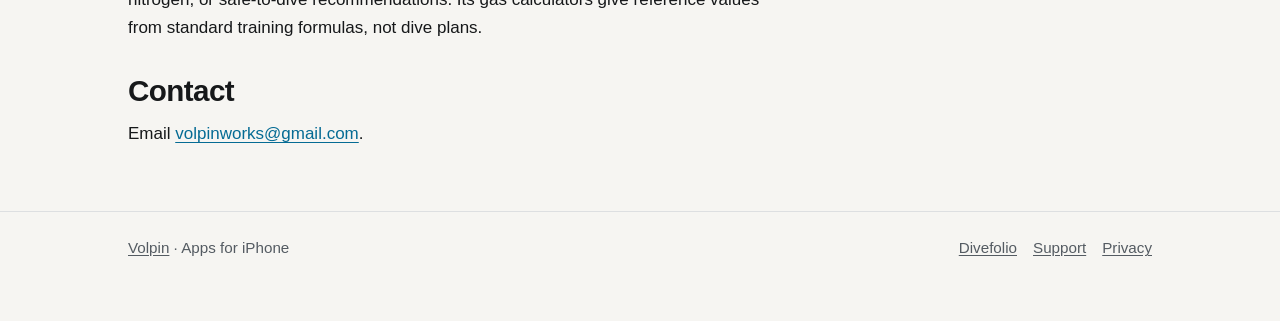
<file: divefolio/support/index.html>
<!doctype html>
<html lang="en">
<head>
  <meta charset="utf-8">
  <meta name="viewport" content="width=device-width, initial-scale=1">
  <title>Support · Divefolio</title>
  <meta name="description" content="Help and support for Divefolio.">
  <meta name="theme-color" content="#056b94">
  <link rel="canonical" href="https://daniel-volpin.github.io/divefolio/support/">
  <link rel="icon" href="/divefolio/icon.png">
  <link rel="apple-touch-icon" href="/divefolio/icon.png">
  <link rel="stylesheet" href="/style.css">
</head>
<body class="theme-divefolio">
  <a class="skip-link" href="#main">Skip to content</a>
  <header class="site-header">
    <div class="wrap">
      <a class="brand" href="/" lang="en">Volpin</a>
      <nav class="site-nav" aria-label="Site">
        <ul>
          <li><a href="/divefolio/" class="app-name">Divefolio</a></li>
          <li><a href="/divefolio/support/" aria-current="page">Support</a></li>
          <li><a href="/divefolio/privacy/">Privacy</a></li>
        </ul>
      </nav>
    </div>
  </header>

  <main id="main" class="wrap doc">
      <div class="masthead">
        <img src="/divefolio/icon.png" width="64" height="64" alt="">
        <div>
          <p class="name">Divefolio</p>
          <p class="subtitle">For iPhone</p>
        </div>
      </div>

      <h1>Support</h1>

      <h2>Where is my data stored?</h2>
      <p>
        Dive records, photos, certification cards, gear, and your diver
        profile are stored locally on the device. Divefolio does not currently
        provide an account or cloud sync.
      </p>

      <h2>How do I make a backup?</h2>
      <p>
        Open <strong>Settings → Back Up Divefolio Package</strong> and save the
        <code>.divefolio</code> package somewhere you control, such as iCloud
        Drive. It contains every dive, photo, certification card, and piece of
        gear, and your diver profile, including any medical notes and
        emergency contacts, so keep it private.
      </p>

      <h2>How do I restore a backup?</h2>
      <p>
        Open <strong>Settings → Restore .divefolio Backup</strong> and choose a
        <code>.divefolio</code> package, or a <code>.json</code> archive from
        before photos existed. Divefolio shows what the backup adds and what it
        replaces before anything changes, and asks you to confirm. Nothing is
        deleted.
      </p>
      <p>
        You can also open a <code>.divefolio</code> backup or a
        <code>.uddf</code> logbook straight from Files, Mail, or AirDrop:
        Divefolio opens Settings and restores or imports it the same way.
      </p>

      <h2>Where are my C-cards and gear?</h2>
      <p>
        In the <strong>Diver</strong> tab. It holds your diver profile and
        C-cards, your gear bag and its service dates, and the scuba
        calculator.
      </p>

      <h2>How do I switch between metres and feet?</h2>
      <p>
        Open <strong>Settings → Units</strong> and choose metric or imperial.
        Dives are always stored in metres and Celsius, so changing units never
        changes a dive.
      </p>

      <h2>Why is a dive named after a nearby place?</h2>
      <p>
        When Apple Watch brings in a dive with an entry point, Apple Maps
        suggests a name for the site, such as the lake or reef nearby. Rename
        it like any other dive.
      </p>

      <h2>A dive from Apple Watch is missing</h2>
      <p>
        Check <strong>Health → Sharing → Apps → Divefolio</strong> and allow
        depth and workout data, then open Divefolio again.
      </p>
      <p>
        A dive that reached your iPhone days late, such as from a trip without
        it, comes in after you tap <strong>Stop Syncing</strong>, then
        <strong>Sync Dives from Apple Watch</strong>, in Divefolio's Settings.
      </p>

      <h2>Can Divefolio replace my dive computer?</h2>
      <p>
        No. Divefolio does not calculate decompression limits, no-fly intervals,
        residual nitrogen, or safe-to-dive recommendations. Its gas calculators
        give reference values from standard training formulas, not dive plans.
      </p>

      <h2>Contact</h2>
      <p>
        Email
        <a href="mailto:volpinworks@gmail.com">volpinworks@gmail.com</a>.
      </p>
  </main>

  <footer class="site-footer">
    <div class="wrap">
      <p><a href="/" lang="en">Volpin</a> · Apps for iPhone</p>
      <nav aria-label="Footer">
        <ul>
          <li><a href="/divefolio/" class="app-name">Divefolio</a></li>
          <li><a href="/divefolio/support/">Support</a></li>
          <li><a href="/divefolio/privacy/">Privacy</a></li>
        </ul>
      </nav>
    </div>
  </footer>
</body>
</html>
</file>
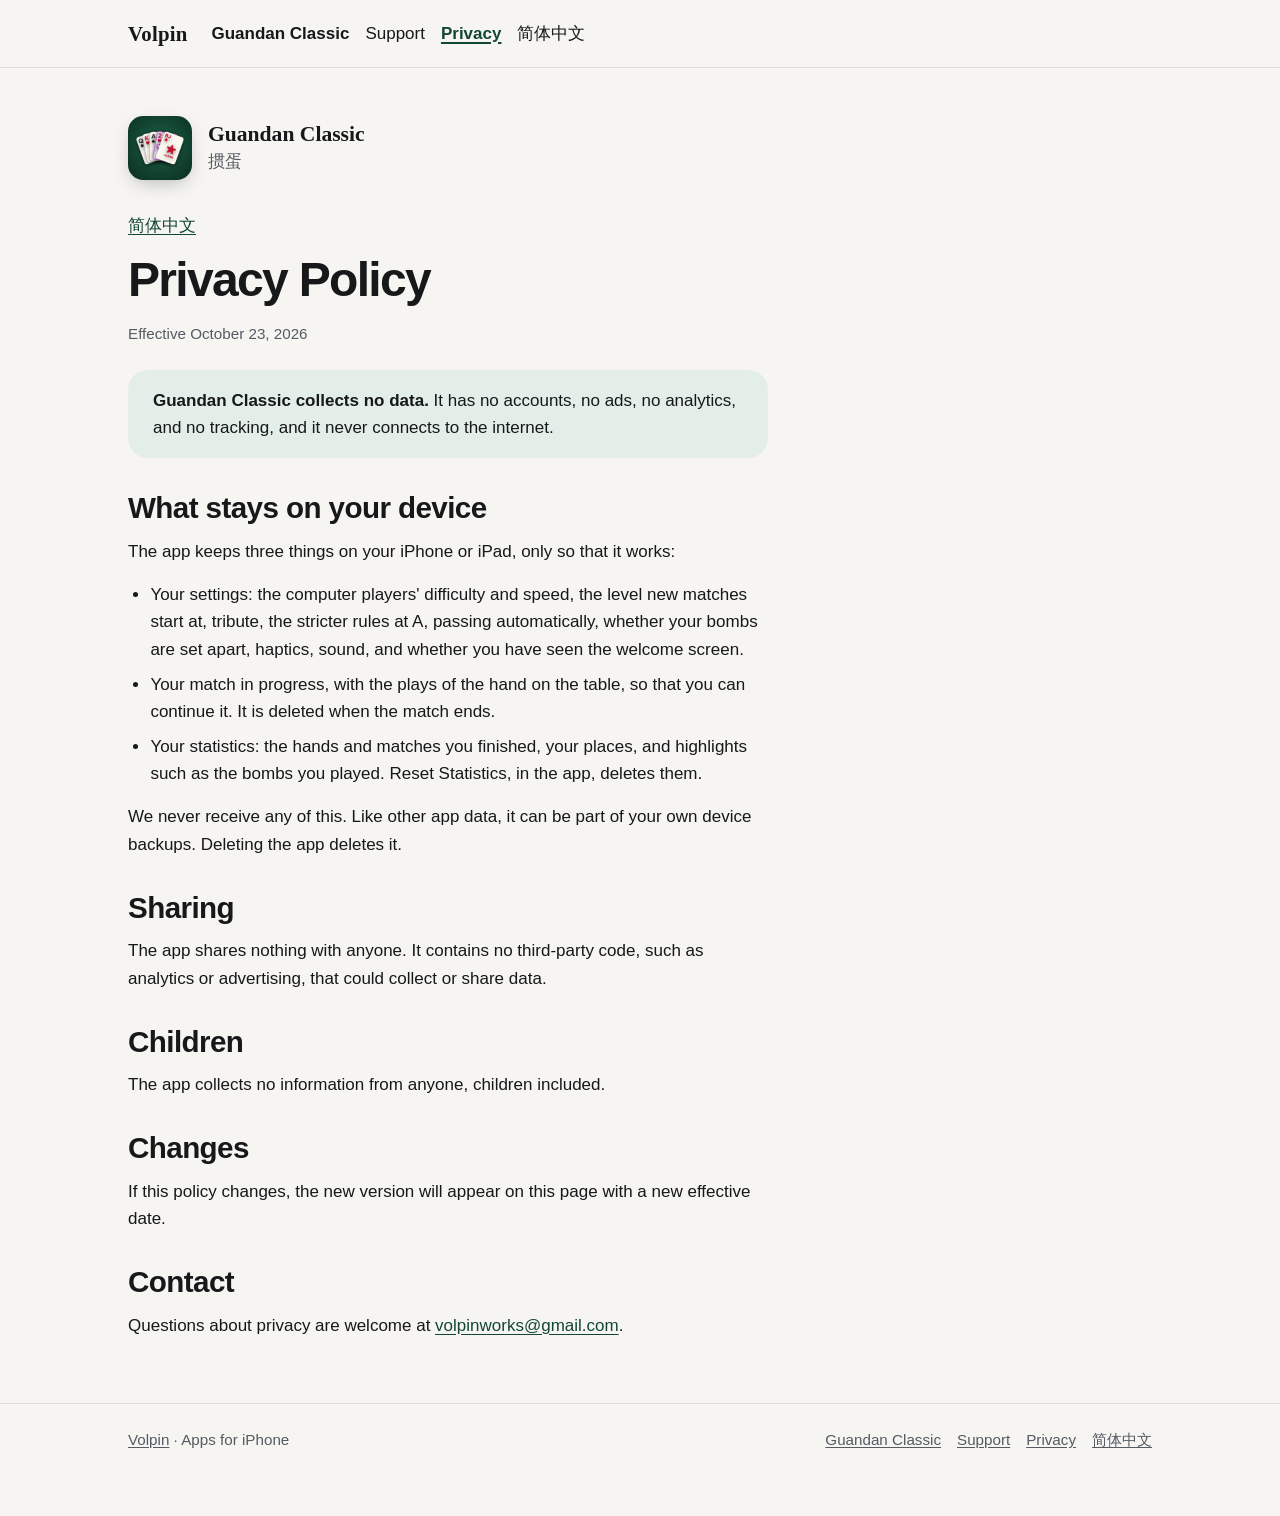
<file: guandan/privacy/index.html>
<!doctype html>
<html lang="en">
<head>
  <meta charset="utf-8">
  <meta name="viewport" content="width=device-width, initial-scale=1">
  <title>Privacy Policy · Guandan Classic</title>
  <meta name="description" content="Guandan Classic collects no data. Its privacy policy.">
  <meta name="theme-color" content="#134733">
  <link rel="canonical" href="https://daniel-volpin.github.io/guandan/privacy/">
  <link rel="alternate" hreflang="en" href="https://daniel-volpin.github.io/guandan/privacy/">
  <link rel="alternate" hreflang="zh-Hans" href="https://daniel-volpin.github.io/guandan/zh/privacy/">
  <link rel="alternate" hreflang="x-default" href="https://daniel-volpin.github.io/guandan/privacy/">
  <link rel="icon" href="/guandan/icon.png">
  <link rel="apple-touch-icon" href="/guandan/icon.png">
  <link rel="stylesheet" href="/style.css">
</head>
<body class="theme-guandan">
  <a class="skip-link" href="#main">Skip to content</a>
  <header class="site-header">
    <div class="wrap">
      <a class="brand" href="/" lang="en">Volpin</a>
      <nav class="site-nav" aria-label="Site">
        <ul>
          <li><a href="/guandan/" class="app-name">Guandan Classic</a></li>
          <li><a href="/guandan/support/">Support</a></li>
          <li><a href="/guandan/privacy/" aria-current="page">Privacy</a></li>
          <li><a href="/guandan/zh/privacy/" hreflang="zh-Hans"><span lang="zh-Hans">简体中文</span></a></li>
        </ul>
      </nav>
    </div>
  </header>

  <main id="main" class="wrap doc">
      <div class="masthead">
        <img src="/guandan/icon.png" width="64" height="64" alt="">
        <div>
          <p class="name">Guandan Classic</p>
          <p class="subtitle" lang="zh-Hans">掼蛋</p>
        </div>
      </div>

      <p><a href="/guandan/zh/privacy/" lang="zh-Hans" hreflang="zh-Hans">简体中文</a></p>

      <h1>Privacy Policy</h1>
      <p class="date">Effective October 23, 2026</p>

      <section class="panel tint">
        <p><strong>Guandan Classic collects no data.</strong> It has no accounts, no ads, no analytics, and no tracking, and it never connects to the internet.</p>
      </section>

      <h2>What stays on your device</h2>
      <p>The app keeps three things on your iPhone or iPad, only so that it works:</p>
      <ul>
        <li>Your settings: the computer players' difficulty and speed, the level new matches start at, tribute, the stricter rules at A, passing automatically, whether your bombs are set apart, haptics, sound, and whether you have seen the welcome screen.</li>
        <li>Your match in progress, with the plays of the hand on the table, so that you can continue it. It is deleted when the match ends.</li>
        <li>Your statistics: the hands and matches you finished, your places, and highlights such as the bombs you played. Reset Statistics, in the app, deletes them.</li>
      </ul>
      <p>We never receive any of this. Like other app data, it can be part of your own device backups. Deleting the app deletes it.</p>

      <h2>Sharing</h2>
      <p>The app shares nothing with anyone. It contains no third-party code, such as analytics or advertising, that could collect or share data.</p>

      <h2>Children</h2>
      <p>The app collects no information from anyone, children included.</p>

      <h2>Changes</h2>
      <p>If this policy changes, the new version will appear on this page with a new effective date.</p>

      <h2>Contact</h2>
      <p>Questions about privacy are welcome at <a href="mailto:volpinworks@gmail.com">volpinworks@gmail.com</a>.</p>
  </main>

  <footer class="site-footer">
    <div class="wrap">
      <p><a href="/" lang="en">Volpin</a> · Apps for iPhone</p>
      <nav aria-label="Footer">
        <ul>
          <li><a href="/guandan/" class="app-name">Guandan Classic</a></li>
          <li><a href="/guandan/support/">Support</a></li>
          <li><a href="/guandan/privacy/">Privacy</a></li>
          <li><a href="/guandan/zh/privacy/" hreflang="zh-Hans"><span lang="zh-Hans">简体中文</span></a></li>
        </ul>
      </nav>
    </div>
  </footer>
</body>
</html>
</file>
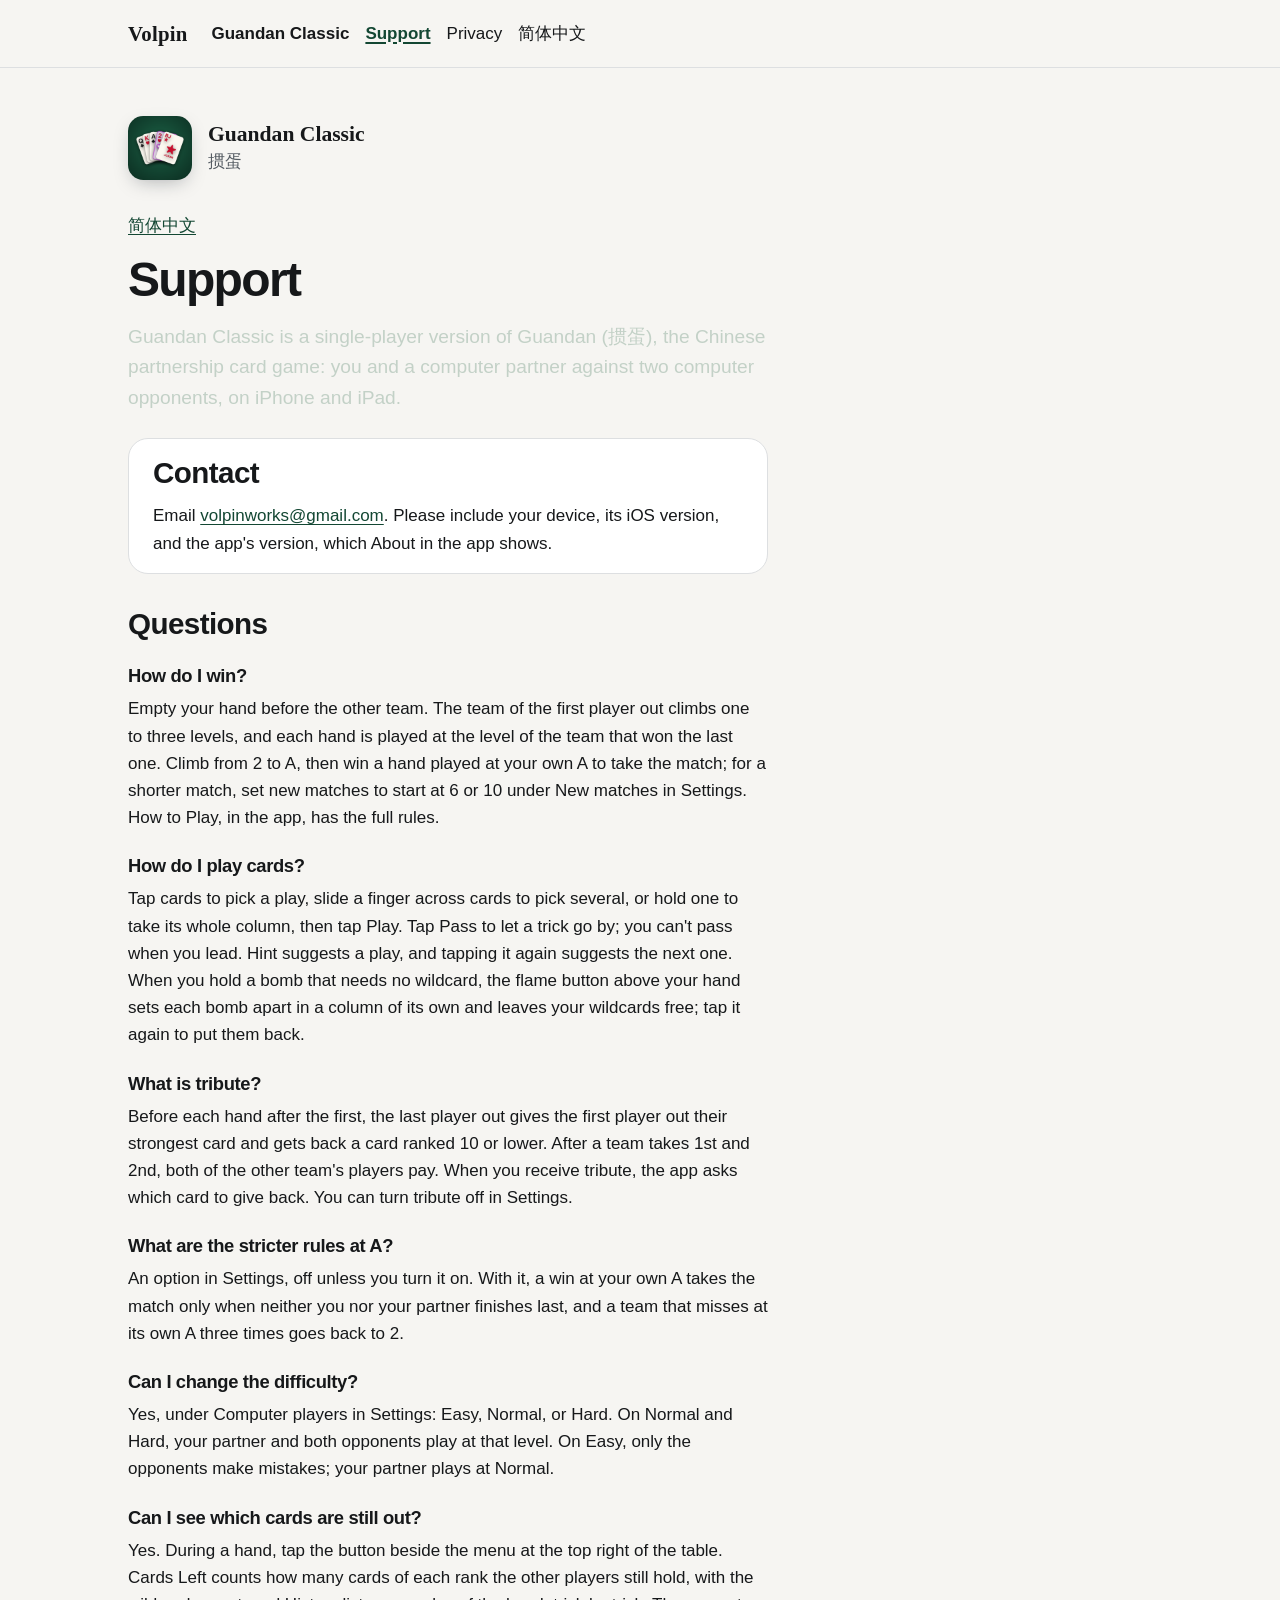
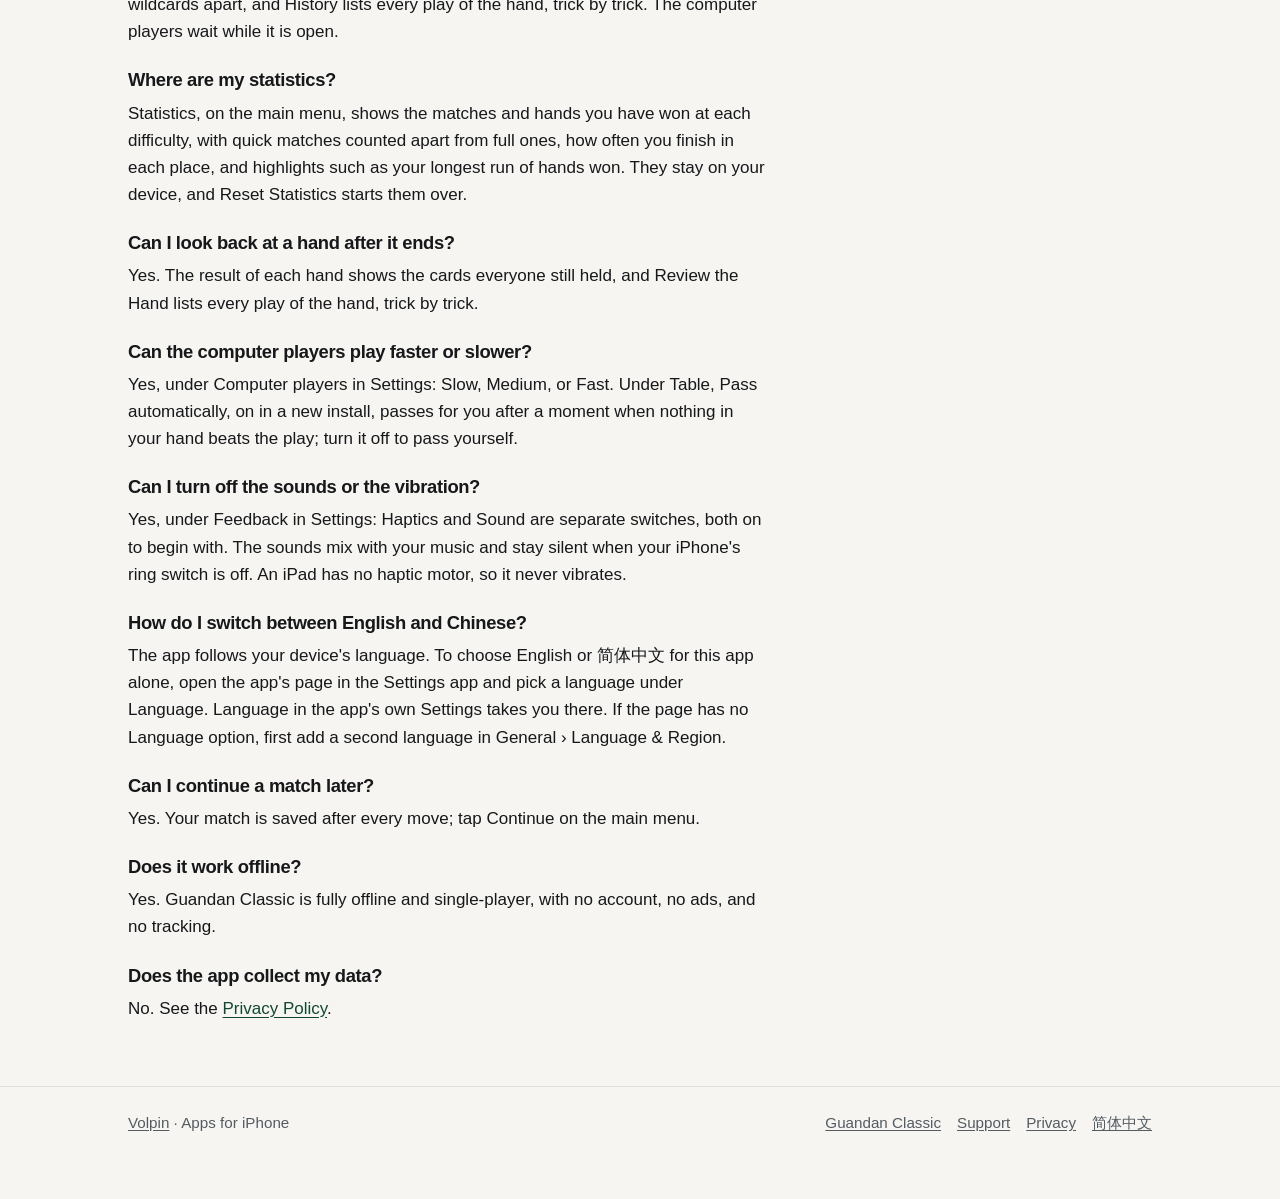
<file: guandan/support/index.html>
<!doctype html>
<html lang="en">
<head>
  <meta charset="utf-8">
  <meta name="viewport" content="width=device-width, initial-scale=1">
  <title>Support · Guandan Classic</title>
  <meta name="description" content="Help with Guandan Classic, and how to contact its developer.">
  <meta name="theme-color" content="#134733">
  <link rel="canonical" href="https://daniel-volpin.github.io/guandan/support/">
  <link rel="alternate" hreflang="en" href="https://daniel-volpin.github.io/guandan/support/">
  <link rel="alternate" hreflang="zh-Hans" href="https://daniel-volpin.github.io/guandan/zh/support/">
  <link rel="alternate" hreflang="x-default" href="https://daniel-volpin.github.io/guandan/support/">
  <link rel="icon" href="/guandan/icon.png">
  <link rel="apple-touch-icon" href="/guandan/icon.png">
  <link rel="stylesheet" href="/style.css">
</head>
<body class="theme-guandan">
  <a class="skip-link" href="#main">Skip to content</a>
  <header class="site-header">
    <div class="wrap">
      <a class="brand" href="/" lang="en">Volpin</a>
      <nav class="site-nav" aria-label="Site">
        <ul>
          <li><a href="/guandan/" class="app-name">Guandan Classic</a></li>
          <li><a href="/guandan/support/" aria-current="page">Support</a></li>
          <li><a href="/guandan/privacy/">Privacy</a></li>
          <li><a href="/guandan/zh/support/" hreflang="zh-Hans"><span lang="zh-Hans">简体中文</span></a></li>
        </ul>
      </nav>
    </div>
  </header>

  <main id="main" class="wrap doc">
      <div class="masthead">
        <img src="/guandan/icon.png" width="64" height="64" alt="">
        <div>
          <p class="name">Guandan Classic</p>
          <p class="subtitle" lang="zh-Hans">掼蛋</p>
        </div>
      </div>

      <p><a href="/guandan/zh/support/" lang="zh-Hans" hreflang="zh-Hans">简体中文</a></p>

      <h1>Support</h1>
      <p class="lede">Guandan Classic is a single-player version of Guandan (<span lang="zh-Hans">掼蛋</span>), the Chinese partnership card game: you and a computer partner against two computer opponents, on iPhone and iPad.</p>

      <section class="panel">
        <h2>Contact</h2>
        <p>Email <a href="mailto:volpinworks@gmail.com">volpinworks@gmail.com</a>. Please include your device, its iOS version, and the app's version, which About in the app shows.</p>
      </section>

      <h2>Questions</h2>

      <h3>How do I win?</h3>
      <p>Empty your hand before the other team. The team of the first player out climbs one to three levels, and each hand is played at the level of the team that won the last one. Climb from 2 to A, then win a hand played at your own A to take the match; for a shorter match, set new matches to start at 6 or 10 under New matches in Settings. How to Play, in the app, has the full rules.</p>

      <h3>How do I play cards?</h3>
      <p>Tap cards to pick a play, slide a finger across cards to pick several, or hold one to take its whole column, then tap Play. Tap Pass to let a trick go by; you can't pass when you lead. Hint suggests a play, and tapping it again suggests the next one. When you hold a bomb that needs no wildcard, the flame button above your hand sets each bomb apart in a column of its own and leaves your wildcards free; tap it again to put them back.</p>

      <h3>What is tribute?</h3>
      <p>Before each hand after the first, the last player out gives the first player out their strongest card and gets back a card ranked 10 or lower. After a team takes 1st and 2nd, both of the other team's players pay. When you receive tribute, the app asks which card to give back. You can turn tribute off in Settings.</p>

      <h3>What are the stricter rules at A?</h3>
      <p>An option in Settings, off unless you turn it on. With it, a win at your own A takes the match only when neither you nor your partner finishes last, and a team that misses at its own A three times goes back to 2.</p>

      <h3>Can I change the difficulty?</h3>
      <p>Yes, under Computer players in Settings: Easy, Normal, or Hard. On Normal and Hard, your partner and both opponents play at that level. On Easy, only the opponents make mistakes; your partner plays at Normal.</p>

      <h3>Can I see which cards are still out?</h3>
      <p>Yes. During a hand, tap the button beside the menu at the top right of the table. Cards Left counts how many cards of each rank the other players still hold, with the wildcards apart, and History lists every play of the hand, trick by trick. The computer players wait while it is open.</p>

      <h3>Where are my statistics?</h3>
      <p>Statistics, on the main menu, shows the matches and hands you have won at each difficulty, with quick matches counted apart from full ones, how often you finish in each place, and highlights such as your longest run of hands won. They stay on your device, and Reset Statistics starts them over.</p>

      <h3>Can I look back at a hand after it ends?</h3>
      <p>Yes. The result of each hand shows the cards everyone still held, and Review the Hand lists every play of the hand, trick by trick.</p>

      <h3>Can the computer players play faster or slower?</h3>
      <p>Yes, under Computer players in Settings: Slow, Medium, or Fast. Under Table, Pass automatically, on in a new install, passes for you after a moment when nothing in your hand beats the play; turn it off to pass yourself.</p>

      <h3>Can I turn off the sounds or the vibration?</h3>
      <p>Yes, under Feedback in Settings: Haptics and Sound are separate switches, both on to begin with. The sounds mix with your music and stay silent when your iPhone's ring switch is off. An iPad has no haptic motor, so it never vibrates.</p>

      <h3>How do I switch between English and Chinese?</h3>
      <p>The app follows your device's language. To choose English or <span lang="zh-Hans">简体中文</span> for this app alone, open the app's page in the Settings app and pick a language under Language. Language in the app's own Settings takes you there. If the page has no Language option, first add a second language in General › Language &amp; Region.</p>

      <h3>Can I continue a match later?</h3>
      <p>Yes. Your match is saved after every move; tap Continue on the main menu.</p>

      <h3>Does it work offline?</h3>
      <p>Yes. Guandan Classic is fully offline and single-player, with no account, no ads, and no tracking.</p>

      <h3>Does the app collect my data?</h3>
      <p>No. See the <a href="/guandan/privacy/">Privacy Policy</a>.</p>
  </main>

  <footer class="site-footer">
    <div class="wrap">
      <p><a href="/" lang="en">Volpin</a> · Apps for iPhone</p>
      <nav aria-label="Footer">
        <ul>
          <li><a href="/guandan/" class="app-name">Guandan Classic</a></li>
          <li><a href="/guandan/support/">Support</a></li>
          <li><a href="/guandan/privacy/">Privacy</a></li>
          <li><a href="/guandan/zh/support/" hreflang="zh-Hans"><span lang="zh-Hans">简体中文</span></a></li>
        </ul>
      </nav>
    </div>
  </footer>
</body>
</html>
</file>
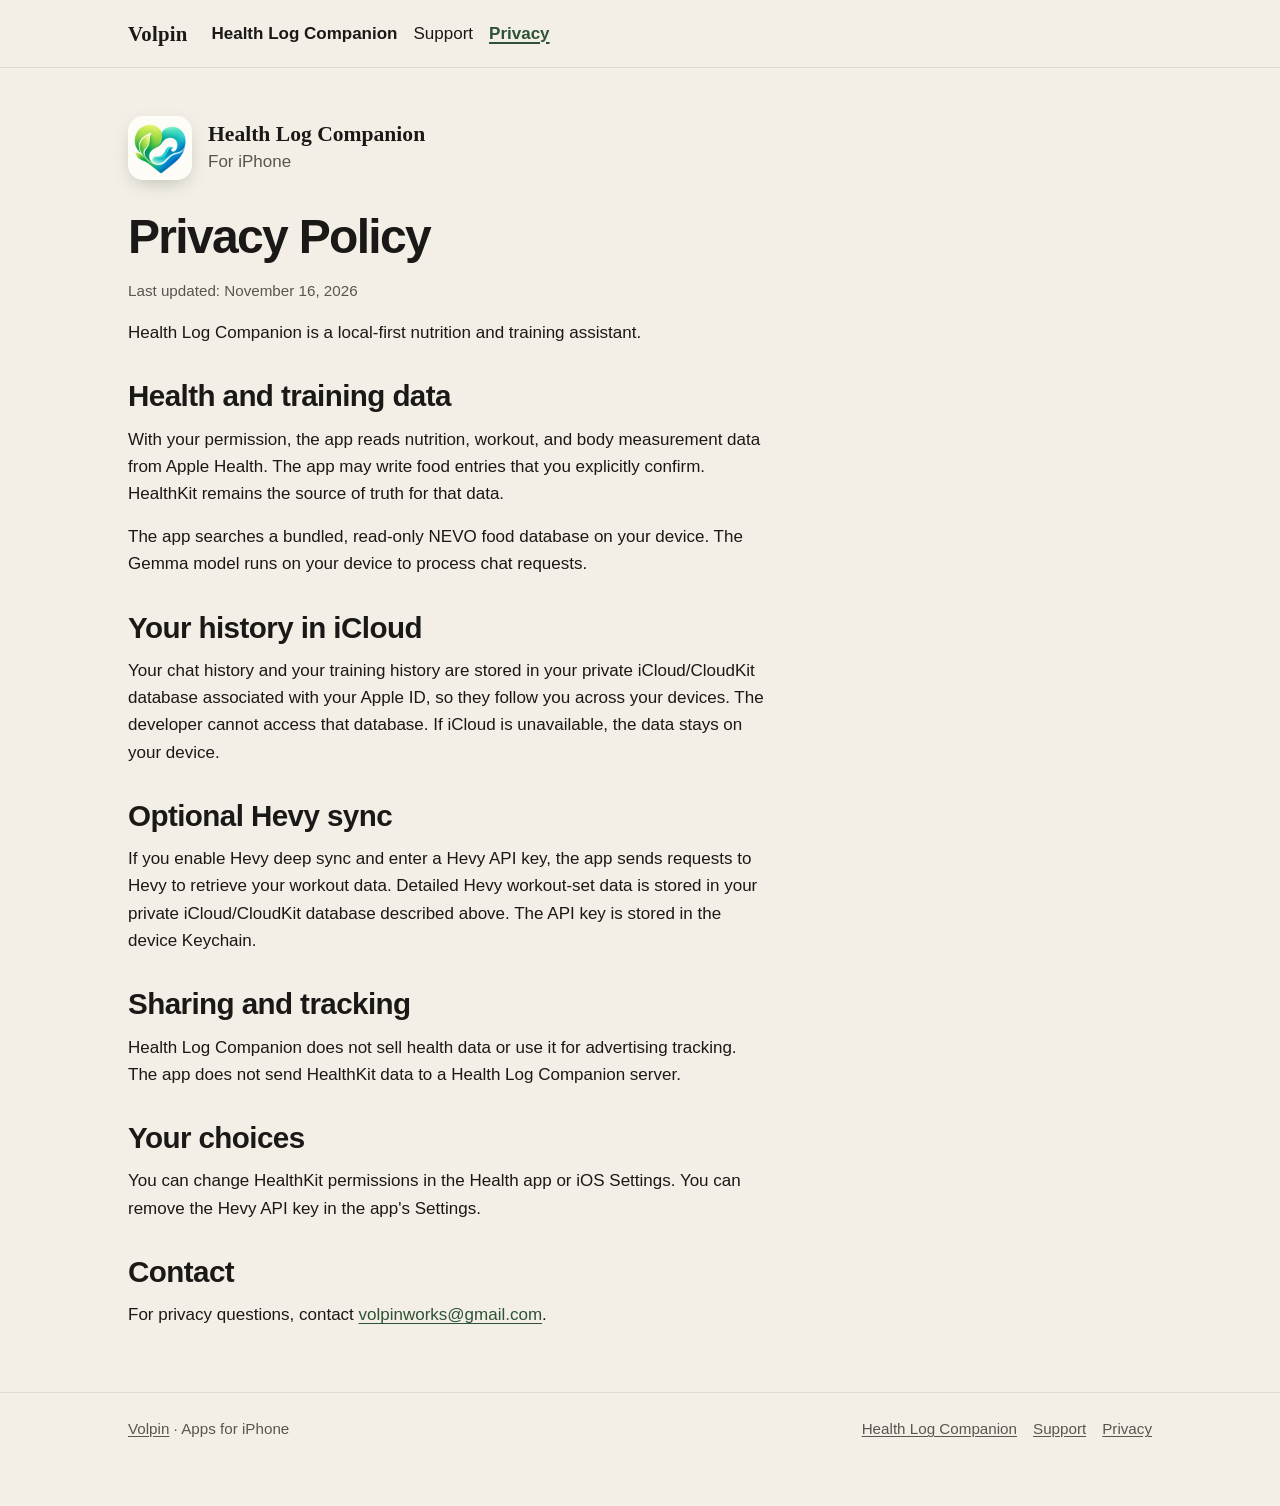
<file: health-companion/privacy/index.html>
<!doctype html>
<html lang="en">
<head>
  <meta charset="utf-8">
  <meta name="viewport" content="width=device-width, initial-scale=1">
  <title>Privacy Policy · Health Log Companion</title>
  <meta name="description" content="Health Log Companion privacy policy.">
  <meta name="theme-color" content="#cf6e26">
  <link rel="canonical" href="https://daniel-volpin.github.io/health-companion/privacy/">
  <link rel="icon" href="/health-companion/icon.png">
  <link rel="apple-touch-icon" href="/health-companion/icon.png">
  <link rel="stylesheet" href="/style.css">
</head>
<body class="theme-health">
  <a class="skip-link" href="#main">Skip to content</a>
  <header class="site-header">
    <div class="wrap">
      <a class="brand" href="/" lang="en">Volpin</a>
      <nav class="site-nav" aria-label="Site">
        <ul>
          <li><a href="/health-companion/" class="app-name">Health Log Companion</a></li>
          <li><a href="/health-companion/support/">Support</a></li>
          <li><a href="/health-companion/privacy/" aria-current="page">Privacy</a></li>
        </ul>
      </nav>
    </div>
  </header>

  <main id="main" class="wrap doc">
      <div class="masthead">
        <img src="/health-companion/icon.png" width="64" height="64" alt="">
        <div>
          <p class="name">Health Log Companion</p>
          <p class="subtitle">For iPhone</p>
        </div>
      </div>

      <h1>Privacy Policy</h1>
      <p class="date">Last updated: November 16, 2026</p>

      <p>Health Log Companion is a local-first nutrition and training assistant.</p>

      <h2>Health and training data</h2>
      <p>With your permission, the app reads nutrition, workout, and body measurement
      data from Apple Health. The app may write food entries that you explicitly
      confirm. HealthKit remains the source of truth for that data.</p>
      <p>The app searches a bundled, read-only NEVO food database on your device. The
      Gemma model runs on your device to process chat requests.</p>

      <h2>Your history in iCloud</h2>
      <p>Your chat history and your training history are stored in your private
      iCloud/CloudKit database associated with your Apple ID, so they follow you across
      your devices. The developer cannot access that database. If iCloud is unavailable,
      the data stays on your device.</p>

      <h2>Optional Hevy sync</h2>
      <p>If you enable Hevy deep sync and enter a Hevy API key, the app sends requests
      to Hevy to retrieve your workout data. Detailed Hevy workout-set data is stored
      in your private iCloud/CloudKit database described above. The API key is stored
      in the device Keychain.</p>

      <h2>Sharing and tracking</h2>
      <p>Health Log Companion does not sell health data or use it for advertising
      tracking. The app does not send HealthKit data to a Health Log Companion server.</p>

      <h2>Your choices</h2>
      <p>You can change HealthKit permissions in the Health app or iOS Settings. You
      can remove the Hevy API key in the app's Settings.</p>

      <h2>Contact</h2>
      <p>For privacy questions, contact <a href="mailto:volpinworks@gmail.com">volpinworks@gmail.com</a>.</p>
  </main>

  <footer class="site-footer">
    <div class="wrap">
      <p><a href="/" lang="en">Volpin</a> · Apps for iPhone</p>
      <nav aria-label="Footer">
        <ul>
          <li><a href="/health-companion/" class="app-name">Health Log Companion</a></li>
          <li><a href="/health-companion/support/">Support</a></li>
          <li><a href="/health-companion/privacy/">Privacy</a></li>
        </ul>
      </nav>
    </div>
  </footer>
</body>
</html>
</file>
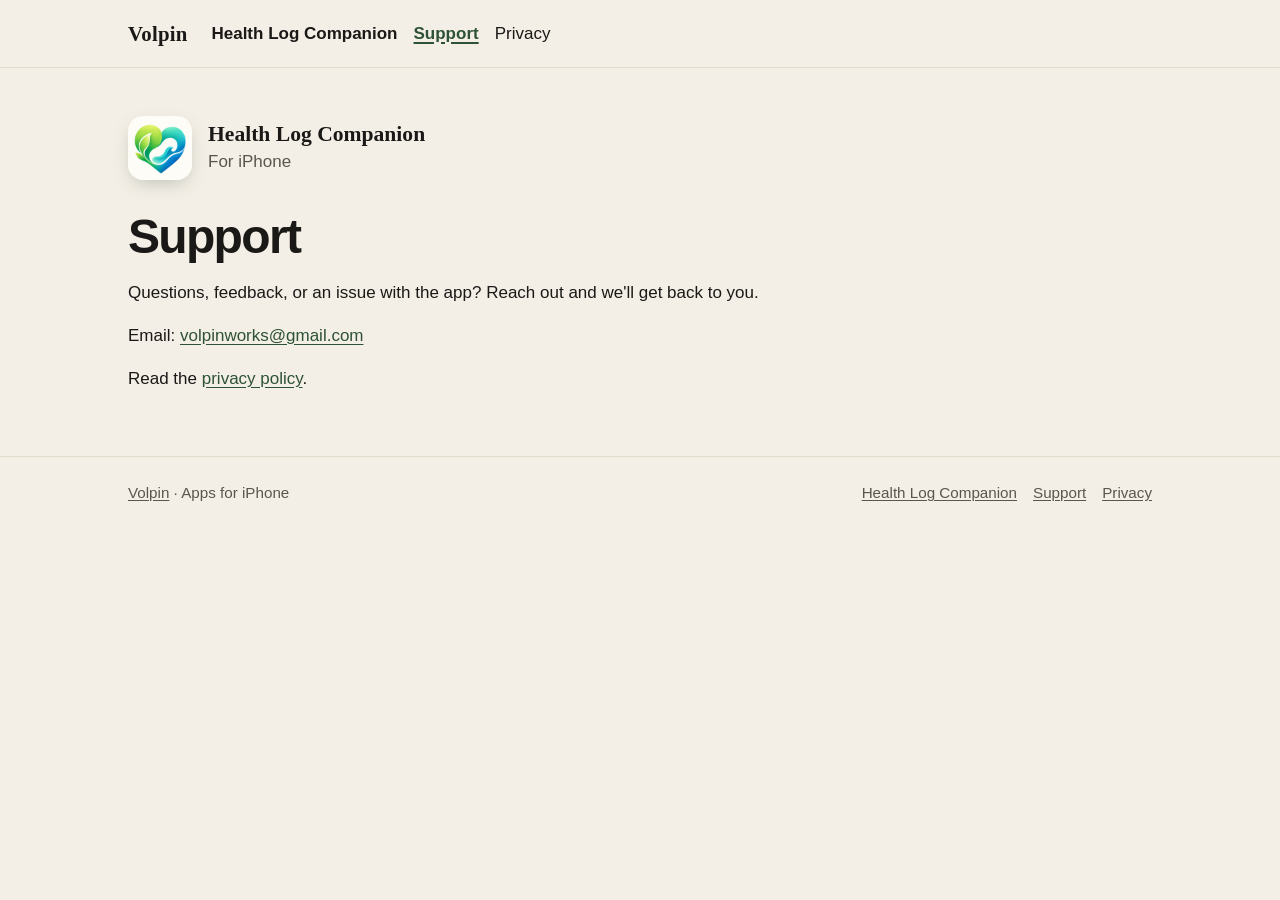
<file: health-companion/support/index.html>
<!doctype html>
<html lang="en">
<head>
  <meta charset="utf-8">
  <meta name="viewport" content="width=device-width, initial-scale=1">
  <title>Support · Health Log Companion</title>
  <meta name="description" content="Help and support for Health Log Companion.">
  <meta name="theme-color" content="#cf6e26">
  <link rel="canonical" href="https://daniel-volpin.github.io/health-companion/support/">
  <link rel="icon" href="/health-companion/icon.png">
  <link rel="apple-touch-icon" href="/health-companion/icon.png">
  <link rel="stylesheet" href="/style.css">
</head>
<body class="theme-health">
  <a class="skip-link" href="#main">Skip to content</a>
  <header class="site-header">
    <div class="wrap">
      <a class="brand" href="/" lang="en">Volpin</a>
      <nav class="site-nav" aria-label="Site">
        <ul>
          <li><a href="/health-companion/" class="app-name">Health Log Companion</a></li>
          <li><a href="/health-companion/support/" aria-current="page">Support</a></li>
          <li><a href="/health-companion/privacy/">Privacy</a></li>
        </ul>
      </nav>
    </div>
  </header>

  <main id="main" class="wrap doc">
      <div class="masthead">
        <img src="/health-companion/icon.png" width="64" height="64" alt="">
        <div>
          <p class="name">Health Log Companion</p>
          <p class="subtitle">For iPhone</p>
        </div>
      </div>

      <h1>Support</h1>
      <p>Questions, feedback, or an issue with the app? Reach out and we'll get back
      to you.</p>
      <p>Email: <a href="mailto:volpinworks@gmail.com">volpinworks@gmail.com</a></p>
      <p>Read the <a href="/health-companion/privacy/">privacy policy</a>.</p>
  </main>

  <footer class="site-footer">
    <div class="wrap">
      <p><a href="/" lang="en">Volpin</a> · Apps for iPhone</p>
      <nav aria-label="Footer">
        <ul>
          <li><a href="/health-companion/" class="app-name">Health Log Companion</a></li>
          <li><a href="/health-companion/support/">Support</a></li>
          <li><a href="/health-companion/privacy/">Privacy</a></li>
        </ul>
      </nav>
    </div>
  </footer>
</body>
</html>
</file>
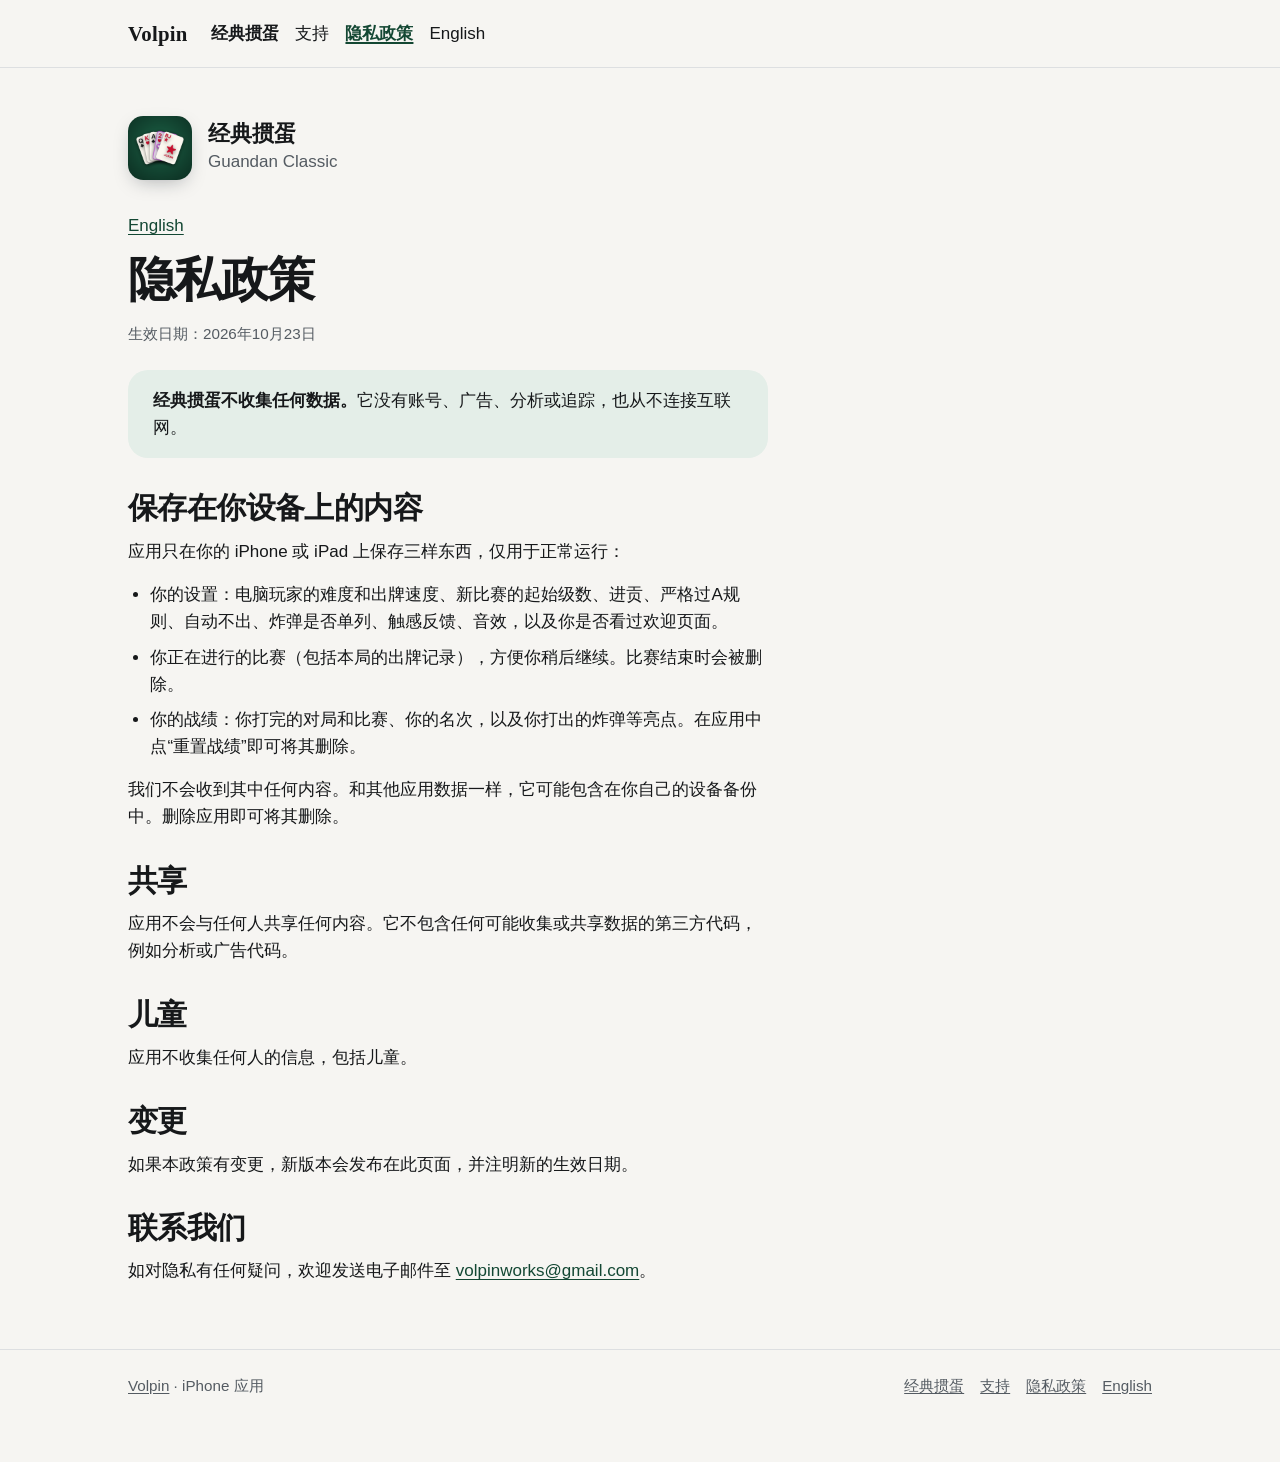
<file: guandan/zh/privacy/index.html>
<!doctype html>
<html lang="zh-Hans">
<head>
  <meta charset="utf-8">
  <meta name="viewport" content="width=device-width, initial-scale=1">
  <title>隐私政策 · 经典掼蛋</title>
  <meta name="description" content="经典掼蛋不收集任何数据。这是它的隐私政策。">
  <meta name="theme-color" content="#134733">
  <link rel="canonical" href="https://daniel-volpin.github.io/guandan/zh/privacy/">
  <link rel="alternate" hreflang="en" href="https://daniel-volpin.github.io/guandan/privacy/">
  <link rel="alternate" hreflang="zh-Hans" href="https://daniel-volpin.github.io/guandan/zh/privacy/">
  <link rel="alternate" hreflang="x-default" href="https://daniel-volpin.github.io/guandan/privacy/">
  <link rel="icon" href="/guandan/icon.png">
  <link rel="apple-touch-icon" href="/guandan/icon.png">
  <link rel="stylesheet" href="/style.css">
</head>
<body class="theme-guandan">
  <a class="skip-link" href="#main">跳到正文</a>
  <header class="site-header">
    <div class="wrap">
      <a class="brand" href="/" lang="en">Volpin</a>
      <nav class="site-nav" aria-label="网站">
        <ul>
          <li><a href="/guandan/#zh" class="app-name">经典掼蛋</a></li>
          <li><a href="/guandan/zh/support/">支持</a></li>
          <li><a href="/guandan/zh/privacy/" aria-current="page">隐私政策</a></li>
          <li><a href="/guandan/privacy/" hreflang="en"><span lang="en">English</span></a></li>
        </ul>
      </nav>
    </div>
  </header>

  <main id="main" class="wrap doc">
      <div class="masthead">
        <img src="/guandan/icon.png" width="64" height="64" alt="">
        <div>
          <p class="name">经典掼蛋</p>
          <p class="subtitle" lang="en">Guandan Classic</p>
        </div>
      </div>

      <p><a href="/guandan/privacy/" lang="en" hreflang="en">English</a></p>

      <h1>隐私政策</h1>
      <p class="date">生效日期：2026年10月23日</p>

      <section class="panel tint">
        <p><strong>经典掼蛋不收集任何数据。</strong>它没有账号、广告、分析或追踪，也从不连接互联网。</p>
      </section>

      <h2>保存在你设备上的内容</h2>
      <p>应用只在你的 iPhone 或 iPad 上保存三样东西，仅用于正常运行：</p>
      <ul>
        <li>你的设置：电脑玩家的难度和出牌速度、新比赛的起始级数、进贡、严格过A规则、自动不出、炸弹是否单列、触感反馈、音效，以及你是否看过欢迎页面。</li>
        <li>你正在进行的比赛（包括本局的出牌记录），方便你稍后继续。比赛结束时会被删除。</li>
        <li>你的战绩：你打完的对局和比赛、你的名次，以及你打出的炸弹等亮点。在应用中点“重置战绩”即可将其删除。</li>
      </ul>
      <p>我们不会收到其中任何内容。和其他应用数据一样，它可能包含在你自己的设备备份中。删除应用即可将其删除。</p>

      <h2>共享</h2>
      <p>应用不会与任何人共享任何内容。它不包含任何可能收集或共享数据的第三方代码，例如分析或广告代码。</p>

      <h2>儿童</h2>
      <p>应用不收集任何人的信息，包括儿童。</p>

      <h2>变更</h2>
      <p>如果本政策有变更，新版本会发布在此页面，并注明新的生效日期。</p>

      <h2>联系我们</h2>
      <p>如对隐私有任何疑问，欢迎发送电子邮件至 <a href="mailto:volpinworks@gmail.com">volpinworks@gmail.com</a>。</p>
  </main>

  <footer class="site-footer">
    <div class="wrap">
      <p><a href="/" lang="en">Volpin</a> · iPhone 应用</p>
      <nav aria-label="页脚">
        <ul>
          <li><a href="/guandan/#zh" class="app-name">经典掼蛋</a></li>
          <li><a href="/guandan/zh/support/">支持</a></li>
          <li><a href="/guandan/zh/privacy/">隐私政策</a></li>
          <li><a href="/guandan/privacy/" hreflang="en"><span lang="en">English</span></a></li>
        </ul>
      </nav>
    </div>
  </footer>
</body>
</html>
</file>
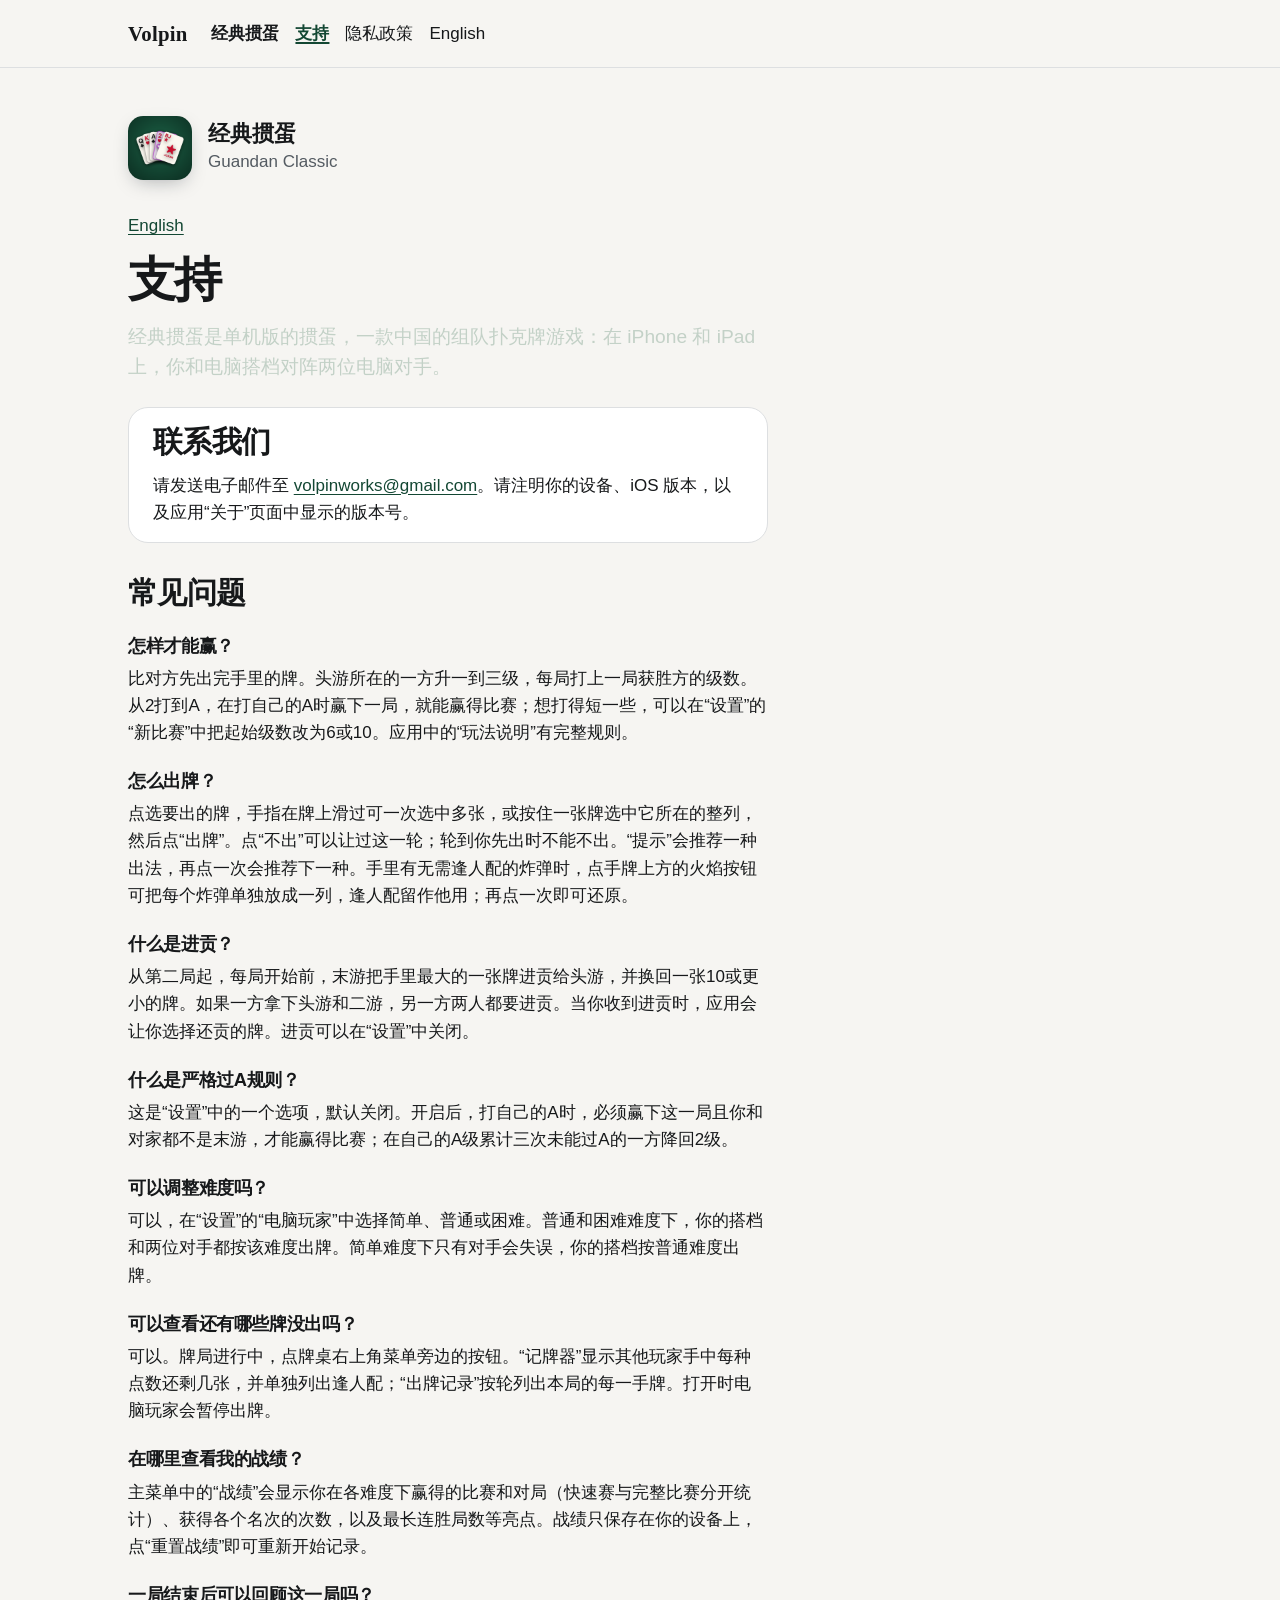
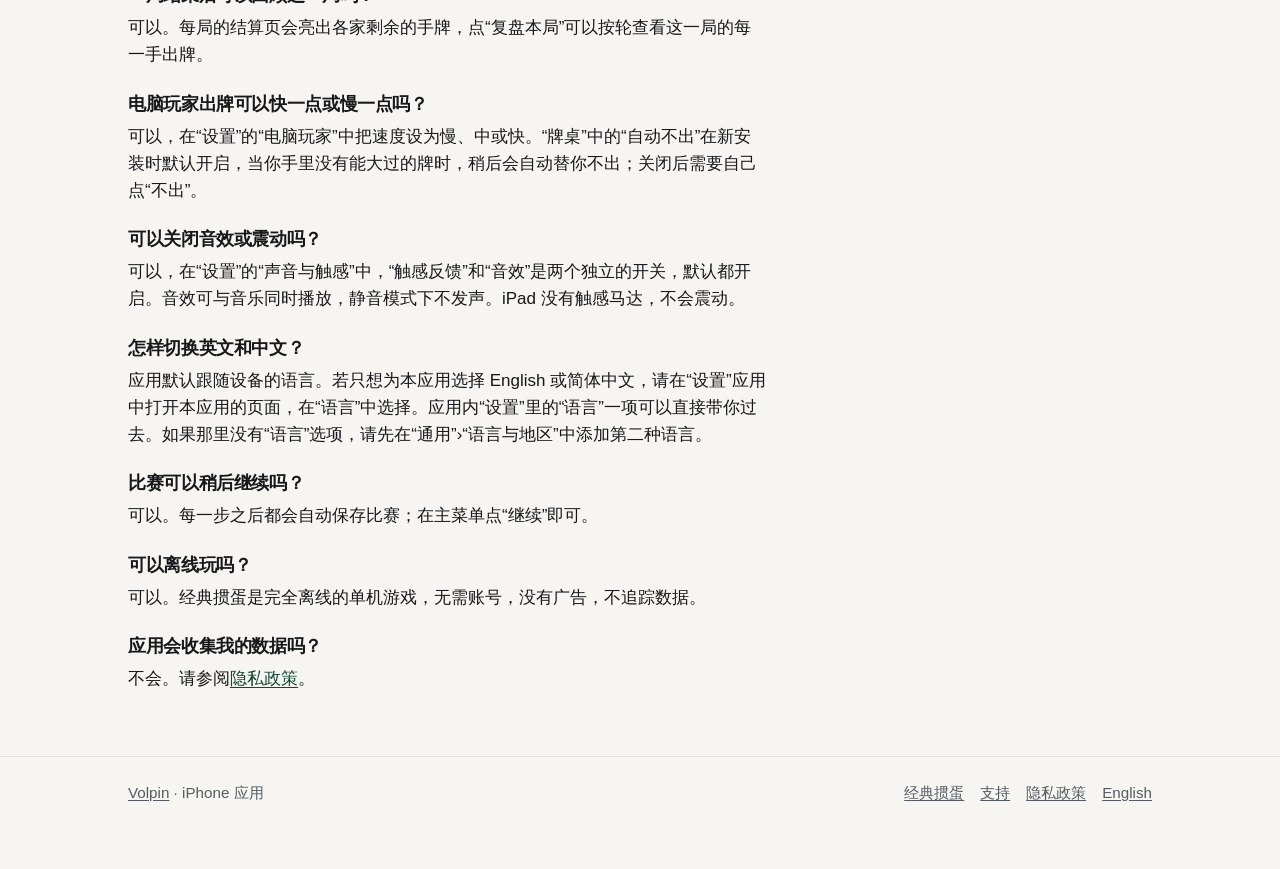
<file: guandan/zh/support/index.html>
<!doctype html>
<html lang="zh-Hans">
<head>
  <meta charset="utf-8">
  <meta name="viewport" content="width=device-width, initial-scale=1">
  <title>支持 · 经典掼蛋</title>
  <meta name="description" content="经典掼蛋的使用帮助和联系方式。">
  <meta name="theme-color" content="#134733">
  <link rel="canonical" href="https://daniel-volpin.github.io/guandan/zh/support/">
  <link rel="alternate" hreflang="en" href="https://daniel-volpin.github.io/guandan/support/">
  <link rel="alternate" hreflang="zh-Hans" href="https://daniel-volpin.github.io/guandan/zh/support/">
  <link rel="alternate" hreflang="x-default" href="https://daniel-volpin.github.io/guandan/support/">
  <link rel="icon" href="/guandan/icon.png">
  <link rel="apple-touch-icon" href="/guandan/icon.png">
  <link rel="stylesheet" href="/style.css">
</head>
<body class="theme-guandan">
  <a class="skip-link" href="#main">跳到正文</a>
  <header class="site-header">
    <div class="wrap">
      <a class="brand" href="/" lang="en">Volpin</a>
      <nav class="site-nav" aria-label="网站">
        <ul>
          <li><a href="/guandan/#zh" class="app-name">经典掼蛋</a></li>
          <li><a href="/guandan/zh/support/" aria-current="page">支持</a></li>
          <li><a href="/guandan/zh/privacy/">隐私政策</a></li>
          <li><a href="/guandan/support/" hreflang="en"><span lang="en">English</span></a></li>
        </ul>
      </nav>
    </div>
  </header>

  <main id="main" class="wrap doc">
      <div class="masthead">
        <img src="/guandan/icon.png" width="64" height="64" alt="">
        <div>
          <p class="name">经典掼蛋</p>
          <p class="subtitle" lang="en">Guandan Classic</p>
        </div>
      </div>

      <p><a href="/guandan/support/" lang="en" hreflang="en">English</a></p>

      <h1>支持</h1>
      <p class="lede">经典掼蛋是单机版的掼蛋，一款中国的组队扑克牌游戏：在 iPhone 和 iPad 上，你和电脑搭档对阵两位电脑对手。</p>

      <section class="panel">
        <h2>联系我们</h2>
        <p>请发送电子邮件至 <a href="mailto:volpinworks@gmail.com">volpinworks@gmail.com</a>。请注明你的设备、iOS 版本，以及应用“关于”页面中显示的版本号。</p>
      </section>

      <h2>常见问题</h2>

      <h3>怎样才能赢？</h3>
      <p>比对方先出完手里的牌。头游所在的一方升一到三级，每局打上一局获胜方的级数。从2打到A，在打自己的A时赢下一局，就能赢得比赛；想打得短一些，可以在“设置”的“新比赛”中把起始级数改为6或10。应用中的“玩法说明”有完整规则。</p>

      <h3>怎么出牌？</h3>
      <p>点选要出的牌，手指在牌上滑过可一次选中多张，或按住一张牌选中它所在的整列，然后点“出牌”。点“不出”可以让过这一轮；轮到你先出时不能不出。“提示”会推荐一种出法，再点一次会推荐下一种。手里有无需逢人配的炸弹时，点手牌上方的火焰按钮可把每个炸弹单独放成一列，逢人配留作他用；再点一次即可还原。</p>

      <h3>什么是进贡？</h3>
      <p>从第二局起，每局开始前，末游把手里最大的一张牌进贡给头游，并换回一张10或更小的牌。如果一方拿下头游和二游，另一方两人都要进贡。当你收到进贡时，应用会让你选择还贡的牌。进贡可以在“设置”中关闭。</p>

      <h3>什么是严格过A规则？</h3>
      <p>这是“设置”中的一个选项，默认关闭。开启后，打自己的A时，必须赢下这一局且你和对家都不是末游，才能赢得比赛；在自己的A级累计三次未能过A的一方降回2级。</p>

      <h3>可以调整难度吗？</h3>
      <p>可以，在“设置”的“电脑玩家”中选择简单、普通或困难。普通和困难难度下，你的搭档和两位对手都按该难度出牌。简单难度下只有对手会失误，你的搭档按普通难度出牌。</p>

      <h3>可以查看还有哪些牌没出吗？</h3>
      <p>可以。牌局进行中，点牌桌右上角菜单旁边的按钮。“记牌器”显示其他玩家手中每种点数还剩几张，并单独列出逢人配；“出牌记录”按轮列出本局的每一手牌。打开时电脑玩家会暂停出牌。</p>

      <h3>在哪里查看我的战绩？</h3>
      <p>主菜单中的“战绩”会显示你在各难度下赢得的比赛和对局（快速赛与完整比赛分开统计）、获得各个名次的次数，以及最长连胜局数等亮点。战绩只保存在你的设备上，点“重置战绩”即可重新开始记录。</p>

      <h3>一局结束后可以回顾这一局吗？</h3>
      <p>可以。每局的结算页会亮出各家剩余的手牌，点“复盘本局”可以按轮查看这一局的每一手出牌。</p>

      <h3>电脑玩家出牌可以快一点或慢一点吗？</h3>
      <p>可以，在“设置”的“电脑玩家”中把速度设为慢、中或快。“牌桌”中的“自动不出”在新安装时默认开启，当你手里没有能大过的牌时，稍后会自动替你不出；关闭后需要自己点“不出”。</p>

      <h3>可以关闭音效或震动吗？</h3>
      <p>可以，在“设置”的“声音与触感”中，“触感反馈”和“音效”是两个独立的开关，默认都开启。音效可与音乐同时播放，静音模式下不发声。iPad 没有触感马达，不会震动。</p>

      <h3>怎样切换英文和中文？</h3>
      <p>应用默认跟随设备的语言。若只想为本应用选择 <span lang="en">English</span> 或简体中文，请在“设置”应用中打开本应用的页面，在“语言”中选择。应用内“设置”里的“语言”一项可以直接带你过去。如果那里没有“语言”选项，请先在“通用”›“语言与地区”中添加第二种语言。</p>

      <h3>比赛可以稍后继续吗？</h3>
      <p>可以。每一步之后都会自动保存比赛；在主菜单点“继续”即可。</p>

      <h3>可以离线玩吗？</h3>
      <p>可以。经典掼蛋是完全离线的单机游戏，无需账号，没有广告，不追踪数据。</p>

      <h3>应用会收集我的数据吗？</h3>
      <p>不会。请参阅<a href="/guandan/zh/privacy/">隐私政策</a>。</p>
  </main>

  <footer class="site-footer">
    <div class="wrap">
      <p><a href="/" lang="en">Volpin</a> · iPhone 应用</p>
      <nav aria-label="页脚">
        <ul>
          <li><a href="/guandan/#zh" class="app-name">经典掼蛋</a></li>
          <li><a href="/guandan/zh/support/">支持</a></li>
          <li><a href="/guandan/zh/privacy/">隐私政策</a></li>
          <li><a href="/guandan/support/" hreflang="en"><span lang="en">English</span></a></li>
        </ul>
      </nav>
    </div>
  </footer>
</body>
</html>
</file>
<file: style.css>
/* Volpin: one stylesheet for every page. Tokens live on :root; each app's
   theme class (.theme-divefolio, .theme-guandan, .theme-health) overrides the
   colour tokens for the element it is on and everything inside it. */

:root {
  color-scheme: light dark;

  --font-sans: -apple-system, BlinkMacSystemFont, "SF Pro Text", "Segoe UI",
    "PingFang SC", "Hiragino Sans GB", "Microsoft YaHei", Roboto, sans-serif;
  --font-serif: "New York", ui-serif, Georgia, "Songti SC", "STSong", serif;

  --space-1: 0.25rem;
  --space-2: 0.5rem;
  --space-3: 0.75rem;
  --space-4: 1rem;
  --space-5: 1.5rem;
  --space-6: 2rem;
  --space-7: 3rem;
  --space-8: 4rem;

  --radius-s: 0.6rem;
  --radius-m: 1.25rem;
  --radius-pill: 999px;

  --measure: 40rem;
  --page-width: 64rem;

  --page: #f6f5f2;
  --surface: #ffffff;
  --text: #16181a;
  --muted: #545b62;
  --line: #dddfe1;
  --accent: #1d4f6e;
  --accent-ink: #ffffff;
  --tint: #ebeef0;
  --hero-bg: var(--page);
  --hero-text: var(--text);
  --hero-muted: var(--muted);
  --hero-heading: var(--text);
  --focus: #1a73e8;
  --shadow: rgb(20 30 40 / 0.35);
}

@media (prefers-color-scheme: dark) {
  :root {
    --page: #0f1113;
    --surface: #181b1e;
    --text: #eef0f2;
    --muted: #a8afb6;
    --line: #2c3136;
    --accent: #8cc8ec;
    --accent-ink: #0f1113;
    --tint: #1d2227;
    --focus: #8ab4f8;
    --shadow: rgb(0 0 0 / 0.6);
  }
}

/* Divefolio: ocean, from DivefolioTheme (ocean teal, surface azure). */
.theme-divefolio {
  --accent: #056b94;
  --accent-ink: #ffffff;
  --tint: #e3f1f7;
  --hero-bg: linear-gradient(180deg, #e3f1f7 0%, var(--page) 100%);
  --shadow: rgb(7 50 70 / 0.45);
}

@media (prefers-color-scheme: dark) {
  .theme-divefolio {
    --page: #0c1115;
    --surface: #161d23;
    --text: #eef3f6;
    --muted: #a7b3bc;
    --line: #2a343c;
    --accent: #26bfeb;
    --accent-ink: #06222e;
    --tint: #10283a;
    --hero-bg: linear-gradient(180deg, #0a2433 0%, var(--page) 100%);
  }
}

/* Guandan Classic: felt and gold, from the app's site stylesheet. */
.theme-guandan {
  --accent: #134733;
  --accent-ink: #f6f0e1;
  --tint: #e4eee8;
  --hero-bg: radial-gradient(ellipse at 50% 20%, #1d5e43 0%, #134733 45%, #0b2f21 100%);
  --hero-text: #f6f0e1;
  --hero-muted: #c3d1c7;
  --hero-heading: #f6f0e1;
  --hero-gold: #e3b341;
}

@media (prefers-color-scheme: dark) {
  .theme-guandan {
    --page: #0b2f21;
    --surface: #134733;
    --text: #f6f0e1;
    --muted: #c3d1c7;
    --line: rgb(246 240 225 / 0.16);
    --accent: #e3b341;
    --accent-ink: #0b2f21;
    --tint: #1d5e43;
    --shadow: rgb(0 0 0 / 0.55);
  }
}

/* Health Companion: orange chat canvas, deep green, oak and ivory, from
   DESIGN.md and the app's Colors. Cream sits on orange only at display size. */
.theme-health {
  --page: #f4efe6;
  --surface: #ffffff;
  --text: #1a1917;
  --muted: #5a554e;
  --line: #e2dacb;
  --accent: #2d5236;
  --accent-ink: #fdf1ea;
  --tint: #e3eee5;
  --hero-bg: linear-gradient(180deg, #e3eee5 0%, var(--page) 100%);
  --stripe: #c86438;
  --shadow: rgb(40 71 48 / 0.35);
}

@media (prefers-color-scheme: dark) {
  .theme-health {
    --page: #161614;
    --surface: #22221e;
    --text: #f7f4ee;
    --muted: #b9b3a8;
    --line: #36362e;
    --accent: #82ba91;
    --accent-ink: #161614;
    --tint: #1c2e21;
    --hero-bg: linear-gradient(180deg, #1c2e21 0%, var(--page) 100%);
    --stripe: #f0936e;
  }
}

/* Base */

* {
  box-sizing: border-box;
}

html {
  -webkit-text-size-adjust: 100%;
}

body {
  margin: 0;
  background: var(--page);
  color: var(--text);
  font: 1.0625rem/1.6 var(--font-sans);
  overflow-wrap: break-word;
}

img {
  max-width: 100%;
  height: auto;
}

a {
  color: var(--accent);
  text-underline-offset: 0.15em;
}

a:hover {
  text-decoration-thickness: 2px;
}

:focus-visible {
  outline: 3px solid var(--focus);
  outline-offset: 3px;
  border-radius: 4px;
}

h1,
h2,
h3 {
  line-height: 1.2;
  letter-spacing: -0.02em;
}

h1 {
  margin: 0 0 var(--space-4);
  font-size: clamp(2.2rem, 7vw, 3.75rem);
  letter-spacing: -0.035em;
  line-height: 1.05;
}

h2 {
  margin: var(--space-6) 0 var(--space-3);
  font-size: clamp(1.4rem, 3.5vw, 1.85rem);
}

h3 {
  margin: var(--space-5) 0 var(--space-2);
  font-size: 1.15rem;
}

p,
ul {
  margin: 0 0 var(--space-4);
}

ul {
  padding-left: 1.4rem;
}

li {
  margin-bottom: var(--space-2);
}

code {
  font-size: 0.92em;
}

.skip-link {
  position: absolute;
  left: var(--space-4);
  top: -4rem;
  z-index: 10;
  padding: var(--space-2) var(--space-4);
  background: var(--surface);
  color: var(--text);
  border-radius: var(--radius-s);
}

.skip-link:focus {
  top: var(--space-4);
}

.wrap {
  width: min(var(--page-width), calc(100% - 2rem));
  margin-inline: auto;
}

/* Header and footer */

.site-header {
  border-bottom: 1px solid var(--line);
  background: var(--page);
}

.site-header .wrap {
  display: flex;
  flex-wrap: wrap;
  align-items: center;
  gap: var(--space-2) var(--space-5);
  padding-block: var(--space-4);
}

.brand {
  color: var(--text);
  font-family: var(--font-serif);
  font-size: 1.3rem;
  font-weight: 700;
  letter-spacing: 0.01em;
  text-decoration: none;
}

.site-nav ul,
.site-footer ul {
  display: flex;
  flex-wrap: wrap;
  gap: var(--space-1) var(--space-4);
  margin: 0;
  padding: 0;
  list-style: none;
}

.site-nav li,
.site-footer li {
  margin: 0;
}

.site-nav a {
  display: inline-block;
  padding-block: var(--space-1);
  color: var(--text);
  text-decoration: none;
}

.site-nav a:hover {
  text-decoration: underline;
}

.site-nav a[aria-current="page"] {
  color: var(--accent);
  font-weight: 600;
  text-decoration: underline;
  text-decoration-thickness: 2px;
}

.site-nav .app-name {
  font-weight: 600;
}

.site-footer {
  margin-top: var(--space-8);
  border-top: 1px solid var(--line);
  color: var(--muted);
  font-size: 0.95rem;
}

.site-footer .wrap {
  display: flex;
  flex-wrap: wrap;
  justify-content: space-between;
  gap: var(--space-3) var(--space-5);
  padding-block: var(--space-5) var(--space-7);
}

.site-footer a {
  color: inherit;
}

/* Hero */

.hero {
  background: var(--hero-bg);
  color: var(--hero-text);
}

.hero .wrap {
  display: grid;
  gap: var(--space-6);
  align-items: center;
  padding-block: var(--space-7);
}

.hero h1 {
  color: var(--hero-heading);
}

.hero a {
  color: inherit;
}

.eyebrow {
  margin: 0 0 var(--space-2);
  color: var(--accent);
  font-weight: 600;
}

.hero .eyebrow {
  color: var(--hero-gold, var(--accent));
}

.theme-health .hero .eyebrow {
  color: var(--hero-text);
}

.lede {
  max-width: 36rem;
  font-size: 1.2rem;
  color: var(--hero-muted);
}

.status {
  display: inline-block;
  margin: 0;
  padding: var(--space-1) var(--space-3);
  border: 1px solid currentColor;
  border-radius: var(--radius-pill);
  font-size: 0.9rem;
  font-weight: 600;
}

.facts {
  display: flex;
  flex-wrap: wrap;
  gap: var(--space-2);
  margin: var(--space-5) 0 0;
  padding: 0;
  list-style: none;
}

.facts li {
  margin: 0;
  padding: 0.4rem 0.9rem;
  background: var(--surface);
  color: var(--text);
  border: 1px solid var(--line);
  border-radius: var(--radius-pill);
  font-size: 0.95rem;
}

/* App masthead on support and privacy pages */

.masthead {
  display: flex;
  align-items: center;
  gap: var(--space-4);
  margin-bottom: var(--space-6);
}

.masthead img {
  flex: none;
  width: 4rem;
  height: 4rem;
  border-radius: 0.95rem;
  box-shadow: 0 0.4rem 1.2rem -0.4rem var(--shadow);
}

.masthead p {
  margin: 0;
}

.masthead .name {
  font-family: var(--font-serif);
  font-size: 1.35rem;
  font-weight: 700;
  line-height: 1.2;
}

.masthead .subtitle {
  color: var(--muted);
}

.app-icon {
  display: block;
  width: 6rem;
  height: 6rem;
  border-radius: 1.4rem;
  box-shadow: 0 0.6rem 1.6rem -0.6rem var(--shadow);
}

/* Document pages */

.doc {
  padding-block: var(--space-7) 0;
}

.doc > * {
  max-width: var(--measure);
}

.doc > h1 {
  font-size: clamp(2rem, 6vw, 3rem);
}

.date {
  color: var(--muted);
  font-size: 0.95rem;
}

.panel {
  margin: var(--space-5) 0;
  padding: var(--space-4) var(--space-5);
  background: var(--surface);
  border: 1px solid var(--line);
  border-radius: var(--radius-m);
}

.panel > :first-child {
  margin-top: 0;
}

.panel > :last-child {
  margin-bottom: 0;
}

.panel.tint {
  background: var(--tint);
  border-color: transparent;
}

.note,
.safety {
  color: var(--muted);
}

.safety {
  max-width: var(--measure);
  font-size: 0.95rem;
}

/* Feature rows with a phone screenshot */

.feature {
  display: grid;
  gap: var(--space-6);
  align-items: center;
  padding-block: var(--space-7);
  border-top: 1px solid var(--line);
}

.feature h2 {
  margin-top: 0;
}

.feature p {
  max-width: 32rem;
}

.phone {
  width: min(18rem, 78vw);
  margin: 0 auto;
}

.phone img {
  display: block;
  width: 100%;
  border: 1px solid var(--line);
  border-radius: 2.2rem;
  box-shadow: 0 1.25rem 3rem -1.5rem var(--shadow);
}

/* Link lists (Guandan landing) */

.links {
  margin: 0;
  padding: 0;
  list-style: none;
}

.links li {
  margin: 0;
  border-top: 1px solid var(--line);
}

.links li:first-child {
  border-top: none;
}

.links a {
  display: block;
  padding: var(--space-3) 0;
  font-weight: 600;
  text-decoration: none;
}

.links a:hover {
  text-decoration: underline;
}

/* Home */

.home-hero .wrap {
  display: block;
  padding-block: var(--space-8) var(--space-6);
}

.home-hero h1 {
  max-width: 14ch;
  font-family: var(--font-serif);
  letter-spacing: -0.02em;
}

.apps {
  display: grid;
  gap: var(--space-5);
  margin: 0;
  padding: 0 0 var(--space-4);
  list-style: none;
}

.app-card {
  display: flex;
  flex-direction: column;
  gap: var(--space-3);
  margin: 0;
  padding: var(--space-5);
  background: var(--surface);
  color: var(--text);
  border: 1px solid var(--line);
  border-top: 0.4rem solid var(--stripe, var(--accent));
  border-radius: var(--radius-m);
}

.app-card h2 {
  margin: var(--space-2) 0 0;
  font-size: 1.5rem;
}

.app-card h2 a {
  color: inherit;
  text-decoration: none;
}

.app-card h2 a:hover {
  text-decoration: underline;
}

.app-card p {
  margin: 0;
}

.app-card .status {
  align-self: flex-start;
  color: var(--accent);
}

.app-card .card-links {
  display: flex;
  flex-wrap: wrap;
  gap: var(--space-1) var(--space-4);
  margin: auto 0 0;
  padding: var(--space-3) 0 0;
  border-top: 1px solid var(--line);
  list-style: none;
}

.app-card .card-links li {
  margin: 0;
}

.app-card .app-icon {
  width: 4.5rem;
  height: 4.5rem;
  border-radius: 1.05rem;
}

/* Wider screens */

@media (min-width: 48rem) {
  .hero .wrap {
    grid-template-columns: 1.3fr 1fr;
    padding-block: var(--space-8) var(--space-7);
  }

  .home-hero .wrap {
    padding-block: var(--space-8) var(--space-7);
  }

  .feature {
    grid-template-columns: 1.3fr 1fr;
    gap: var(--space-8);
  }

  .feature:nth-of-type(even) > figure {
    order: -1;
  }

  .apps {
    grid-template-columns: repeat(3, 1fr);
  }
}

@media (prefers-reduced-motion: no-preference) {
  a {
    transition: color 0.15s ease;
  }
}
</file>
